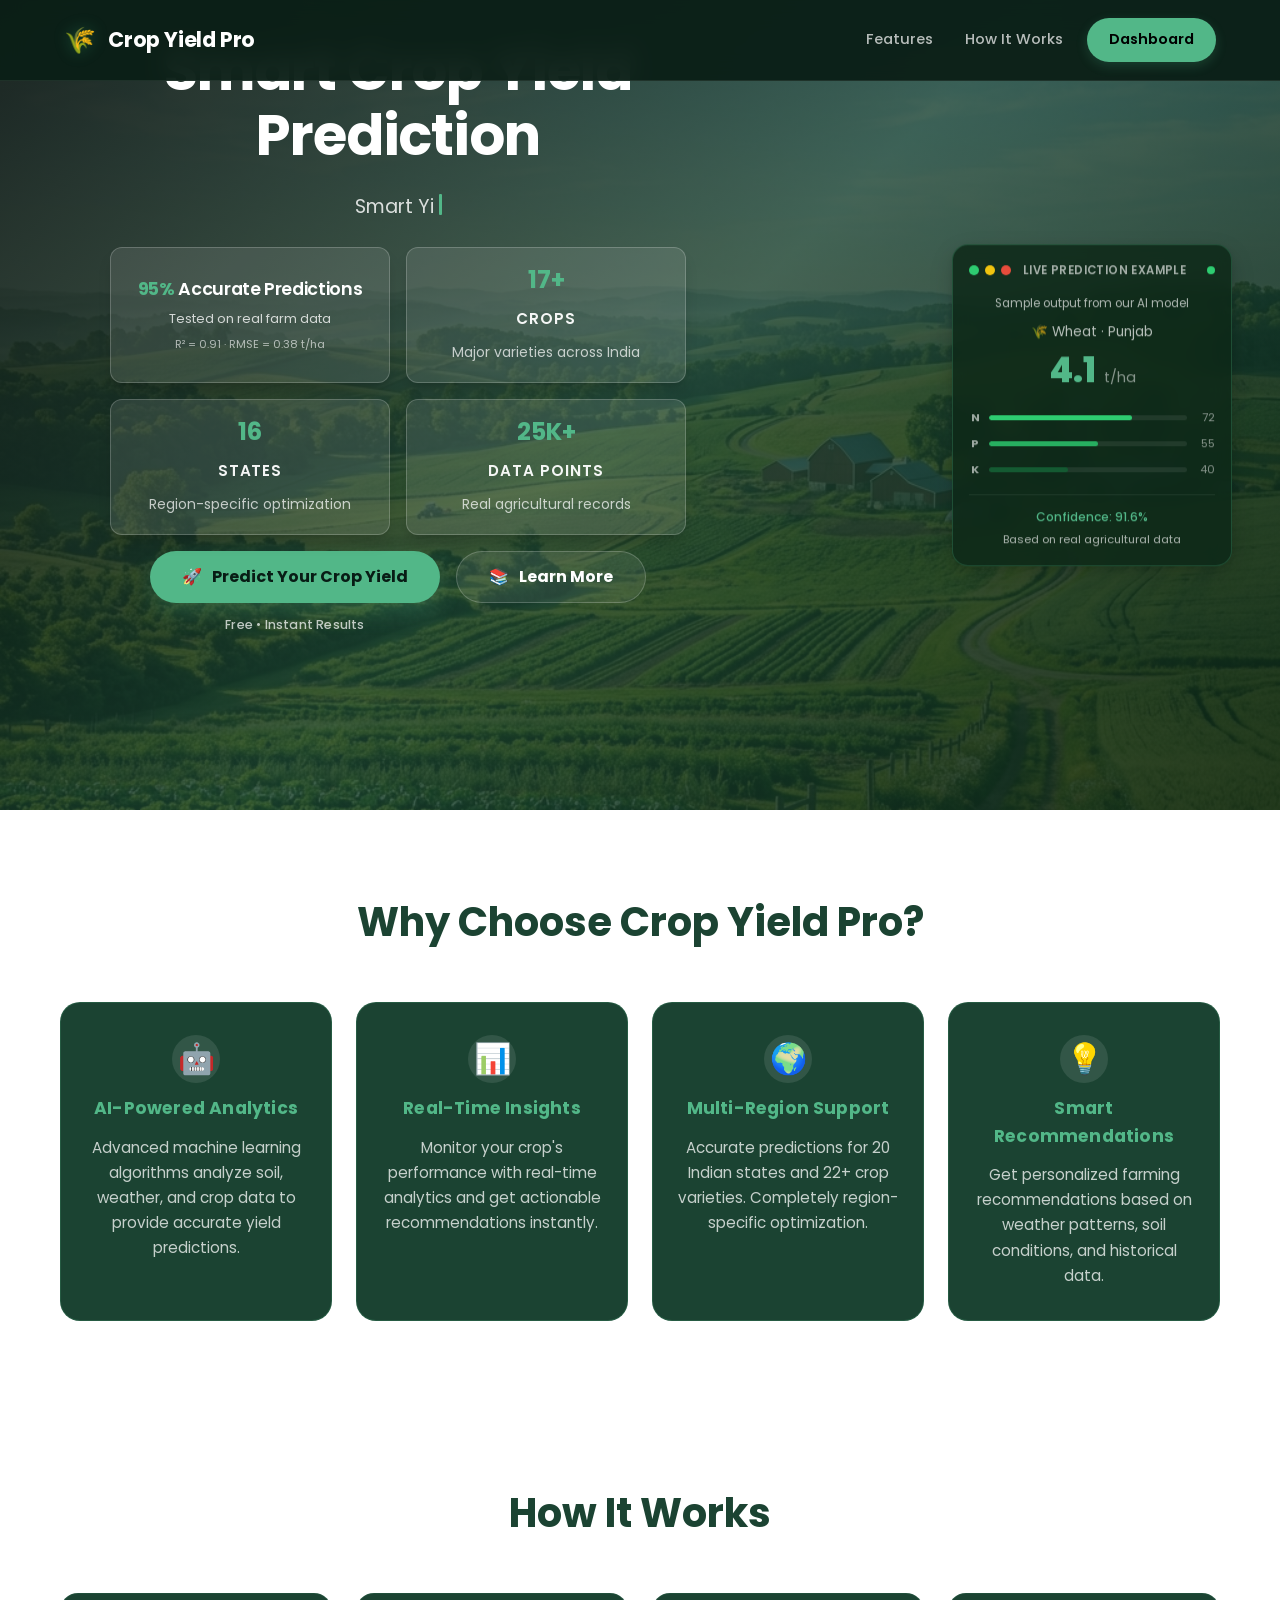
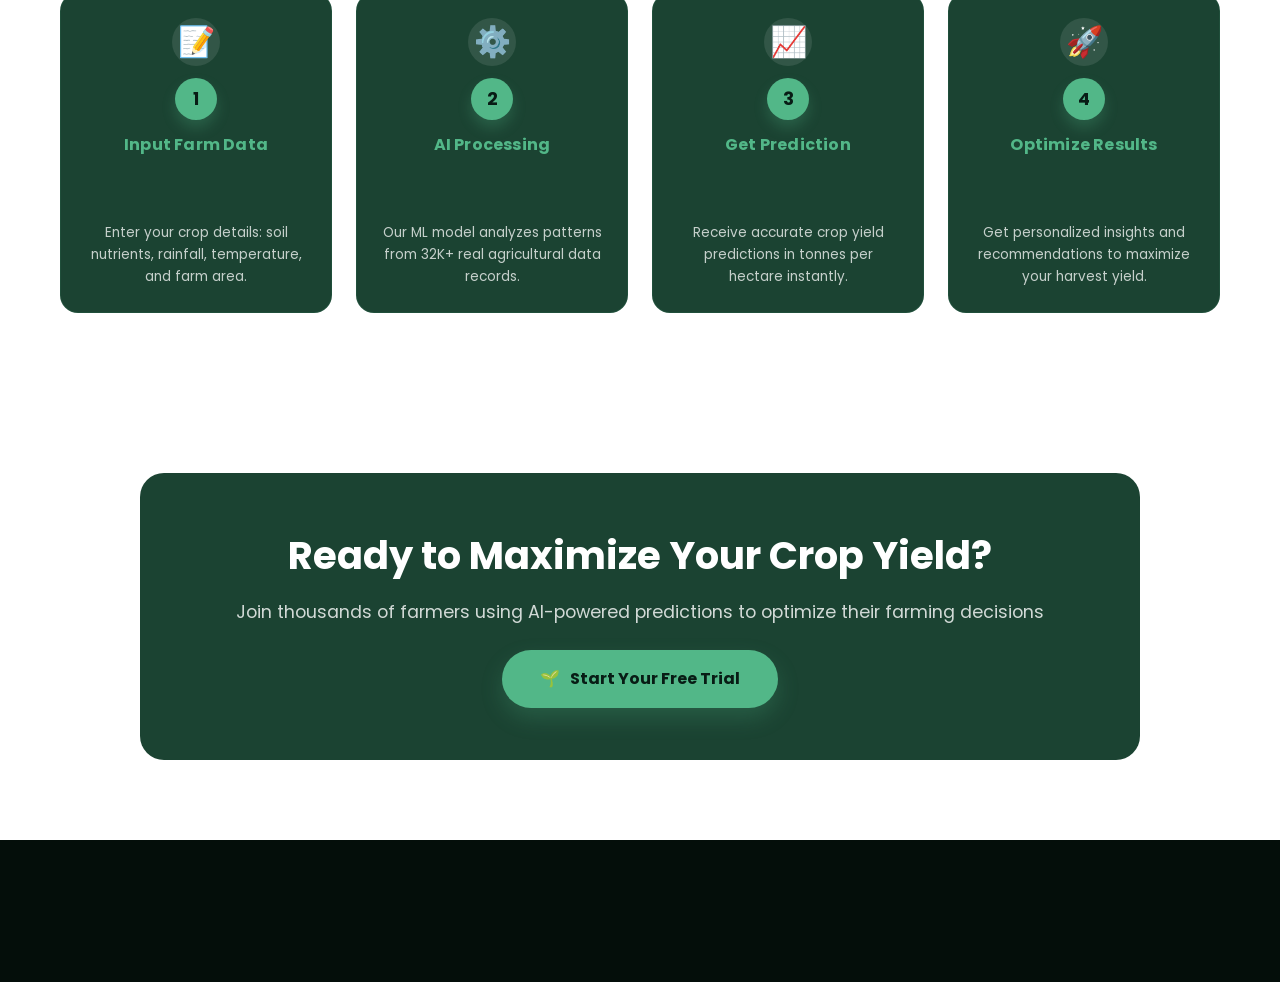
<file: frontend/index.html>
<!DOCTYPE html>
<html lang="en">
<head>
    <meta charset="UTF-8">
    <meta name="viewport" content="width=device-width, initial-scale=1.0">
    <title>Smart Crop Yield Prediction System</title>
    <link href="https://fonts.googleapis.com/css2?family=Poppins:wght@300;400;500;600;700;800&display=swap" rel="stylesheet">
    <link rel="stylesheet" href="style.css?v=14.0">
</head>
<body>
    <!-- NAVBAR -->
    <nav class="navbar">
        <div class="nav-container">
            <div class="nav-left">
                <span class="logo-icon">🌾</span>
                <span class="brand">Crop Yield Pro</span>
            </div>

            <div class="nav-right">
                <div class="profile" id="userGreeting" style="display: none;">
                    <span class="avatar" id="userAvatar">A</span>
                    <span id="userName">aditya</span>
                </div>

                <div class="nav-links">
                    <a href="index.html#features">Features</a>
                    <a href="index.html#how-it-works">How It Works</a>
                </div>

                <a href="modern-login.html" class="btn-dashboard" id="auth-btn">Login</a>
                <a href="#" class="btn-logout" id="logout-btn" style="display: none;" onclick="logout()">Logout</a>
            </div>
        </div>
    </nav>

    <main class="site-main">
    <!-- HERO SECTION -->
    <section class="hero">
        <div class="hero-overlay animated-gradient"></div>
        <div class="hero-shell">
        <div class="hero-content fade-in-hero">
            <div class="hero-content-inner">
            <h1 class="hero-title">Smart Crop Yield Prediction</h1>
            <p class="hero-subtitle hero-subtitle--typing">
                <span id="typingText"></span><span id="typingCursor" class="typing-cursor" aria-hidden="true"></span>
            </p>
            
            <div class="hero-stats">
                <div class="stat-cell">
                <div class="stat stat-tooltip-wrap stat--performance" title="Technical metrics">
                    <div class="stat-inner">
                    <h3 class="stat-performance-heading" id="modelMetricHeading"><span class="stat-performance-pct">95%</span> Accurate Predictions</h3>
                    <p class="stat-performance-sub" id="modelMetricSubtext">Tested on real farm data</p>
                    <p class="stat-performance-tech" id="modelMetricTech">R² = 0.91 · RMSE = 0.38 t/ha</p>
                    </div>
                    <div class="stat-tooltip" id="modelMetricTooltip">R² = 0.91 · RMSE = 0.38 t/ha</div>
                </div>
                </div>
                <div class="stat-cell">
                <div class="stat stat-tooltip-wrap" title="Covers 22 major crop varieties across India">
                    <div class="stat-inner">
                    <div class="stat-number" data-count="22" data-suffix="+">0</div>
                    <div class="stat-label">Crops</div>
                    <div class="stat-subtext">Major varieties across India</div>
                    </div>
                    <div class="stat-tooltip">Covers 22 major crop varieties across India</div>
                </div>
                </div>
                <div class="stat-cell">
                <div class="stat stat-tooltip-wrap" title="Trained on data from 20 Indian states">
                    <div class="stat-inner">
                    <div class="stat-number" data-count="20" data-suffix="">0</div>
                    <div class="stat-label">States</div>
                    <div class="stat-subtext">Region-specific optimization</div>
                    </div>
                    <div class="stat-tooltip">Trained on data from 20 Indian states</div>
                </div>
                </div>
                <div class="stat-cell">
                <div class="stat stat-tooltip-wrap" title="Dataset contains 32,000+ real agricultural data records">
                    <div class="stat-inner">
                    <div class="stat-number" data-count="32" data-suffix="K+">0</div>
                    <div class="stat-label">Data Points</div>
                    <div class="stat-subtext">Real agricultural records</div>
                    </div>
                    <div class="stat-tooltip">Dataset contains 32,000+ real agricultural records</div>
                </div>
                </div>
            </div>

            <div class="hero-buttons">
                <div class="hero-buttons-row">
                    <div style="display: flex; flex-direction: column; align-items: center;">
                        <a href="modern-login.html" class="btn btn-primary btn-large">
                            <span class="btn-icon">🚀</span>
                            <span>Predict Your Crop Yield</span>
                        </a>
                        <p class="hero-cta-subtext" style="margin-top: 12px; margin-bottom: 0;">Free • Instant Results</p>
                    </div>
                    <a href="#how-it-works" class="btn btn-secondary btn-large" style="align-self: flex-start;">
                        <span class="btn-icon">📚</span>
                        <span>Learn More</span>
                    </a>
                </div>
            </div>
            </div>
        </div>
        </div>

        <!-- Floating Dashboard Preview Card -->
        <div class="hero-preview-card">
            <div class="preview-header">
                <span class="preview-dot green"></span>
                <span class="preview-dot yellow"></span>
                <span class="preview-dot red"></span>
                <span class="preview-title">Live Prediction Example</span>
                <span class="preview-live-dot" aria-hidden="true"></span>
            </div>
            <p class="preview-subtitle">Sample output from our AI model</p>
            <div class="preview-crop-label">🌾 Wheat · Punjab</div>
            <div class="preview-yield">
                <span class="preview-yield-value" id="previewYieldValue">3.8</span>
                <span class="preview-yield-unit">t/ha</span>
            </div>
            <div class="preview-nutrients">
                <div class="preview-nutrient">
                    <span class="pn-label">N</span>
                    <div class="pn-bar"><div class="pn-fill" style="width: 72%; background: #2ecc71;"></div></div>
                    <span class="pn-val">72</span>
                </div>
                <div class="preview-nutrient">
                    <span class="pn-label">P</span>
                    <div class="pn-bar"><div class="pn-fill" style="width: 55%; background: #27ae60;"></div></div>
                    <span class="pn-val">55</span>
                </div>
                <div class="preview-nutrient">
                    <span class="pn-label">K</span>
                    <div class="pn-bar"><div class="pn-fill" style="width: 40%; background: #145a32;"></div></div>
                    <span class="pn-val">40</span>
                </div>
            </div>
            <div class="preview-footer">
                <span class="preview-confidence">Confidence: 91.6%</span>
                <span class="preview-info">Based on real agricultural data</span>
            </div>
        </div>
    </section>

    <!-- FEATURES SECTION -->
    <section class="features" id="features">
        <div class="container">
            <h2 class="section-title">Why Choose Crop Yield Pro?</h2>
            <div class="features-grid">
                <div class="feature-card">
                    <div class="card-icon-wrap">
                        <span class="card-icon">🤖</span>
                    </div>
                    <h3 class="text-lg font-semibold text-white">AI-Powered Analytics</h3>
                    <p class="text-sm text-white/80 mt-1 leading-relaxed">Advanced machine learning algorithms analyze soil, weather, and crop data to provide accurate yield predictions.</p>
                </div>

                <div class="feature-card">
                    <div class="card-icon-wrap">
                        <span class="card-icon">📊</span>
                    </div>
                    <h3 class="text-lg font-semibold text-white">Real-Time Insights</h3>
                    <p class="text-sm text-white/80 mt-1 leading-relaxed">Monitor your crop's performance with real-time analytics and get actionable recommendations instantly.</p>
                </div>

                <div class="feature-card">
                    <div class="card-icon-wrap">
                        <span class="card-icon">🌍</span>
                    </div>
                    <h3 class="text-lg font-semibold text-white">Multi-Region Support</h3>
                    <p class="text-sm text-white/80 mt-1 leading-relaxed">Accurate predictions for 20 Indian states and 22+ crop varieties. Completely region-specific optimization.</p>
                </div>

                <div class="feature-card">
                    <div class="card-icon-wrap">
                        <span class="card-icon">💡</span>
                    </div>
                    <h3 class="text-lg font-semibold text-white">Smart Recommendations</h3>
                    <p class="text-sm text-white/80 mt-1 leading-relaxed">Get personalized farming recommendations based on weather patterns, soil conditions, and historical data.</p>
                </div>
            </div>
        </div>
    </section>

    <!-- HOW IT WORKS SECTION -->
    <section class="how-it-works" id="how-it-works">
        <div class="container">
            <h2 class="section-title">How It Works</h2>
            <div class="steps-flow">
                <div class="step step-fade-in">
                    <div class="card-icon-wrap">
                        <span class="card-icon">📝</span>
                    </div>
                    <div class="step-number">1</div>
                    <h3 class="text-lg font-semibold text-white">Input Farm Data</h3>
                    <p class="text-sm text-white/80 mt-1 leading-relaxed">Enter your crop details: soil nutrients, rainfall, temperature, and farm area.</p>
                </div>

                <div class="step-connector"><span class="connector-arrow">→</span></div>

                <div class="step step-slide-in">
                    <div class="card-icon-wrap">
                        <span class="card-icon">⚙️</span>
                    </div>
                    <div class="step-number">2</div>
                    <h3 class="text-lg font-semibold text-white">AI Processing</h3>
                    <p class="text-sm text-white/80 mt-1 leading-relaxed">Our ML model analyzes patterns from 32K+ real agricultural data records.</p>
                </div>

                <div class="step-connector"><span class="connector-arrow">→</span></div>

                <div class="step step-pop-in">
                    <div class="card-icon-wrap">
                        <span class="card-icon">📈</span>
                    </div>
                    <div class="step-number">3</div>
                    <h3 class="text-lg font-semibold text-white">Get Prediction</h3>
                    <p class="text-sm text-white/80 mt-1 leading-relaxed">Receive accurate crop yield predictions in tonnes per hectare instantly.</p>
                </div>

                <div class="step-connector"><span class="connector-arrow">→</span></div>

                <div class="step step-glow">
                    <div class="card-icon-wrap">
                        <span class="card-icon">🚀</span>
                    </div>
                    <div class="step-number">4</div>
                    <h3 class="text-lg font-semibold text-white">Optimize Results</h3>
                    <p class="text-sm text-white/80 mt-1 leading-relaxed">Get personalized insights and recommendations to maximize your harvest yield.</p>
                </div>
            </div>
        </div>
    </section>

    <!-- CTA SECTION -->
    <section class="cta">
        <div class="container">
            <div class="cta-content">
                <h2>Ready to Maximize Your Crop Yield?</h2>
                <p>Join thousands of farmers using AI-powered predictions to optimize their farming decisions</p>
                <a href="modern-login.html" class="btn btn-primary btn-large">
                    <span class="btn-icon">🌱</span>
                    <span>Start Your Free Trial</span>
                </a>
            </div>
        </div>
    </section>

    <!-- FOOTER -->
    <footer class="footer">
        <div class="container">
            <p>&copy; 2026 Crop Yield Pro. All rights reserved. | Powered by AI | Built for Farmers</p>
        </div>
    </footer>
    </main>

    <script src="script.js?v=3.2"></script>
</body>
</html>
</file>
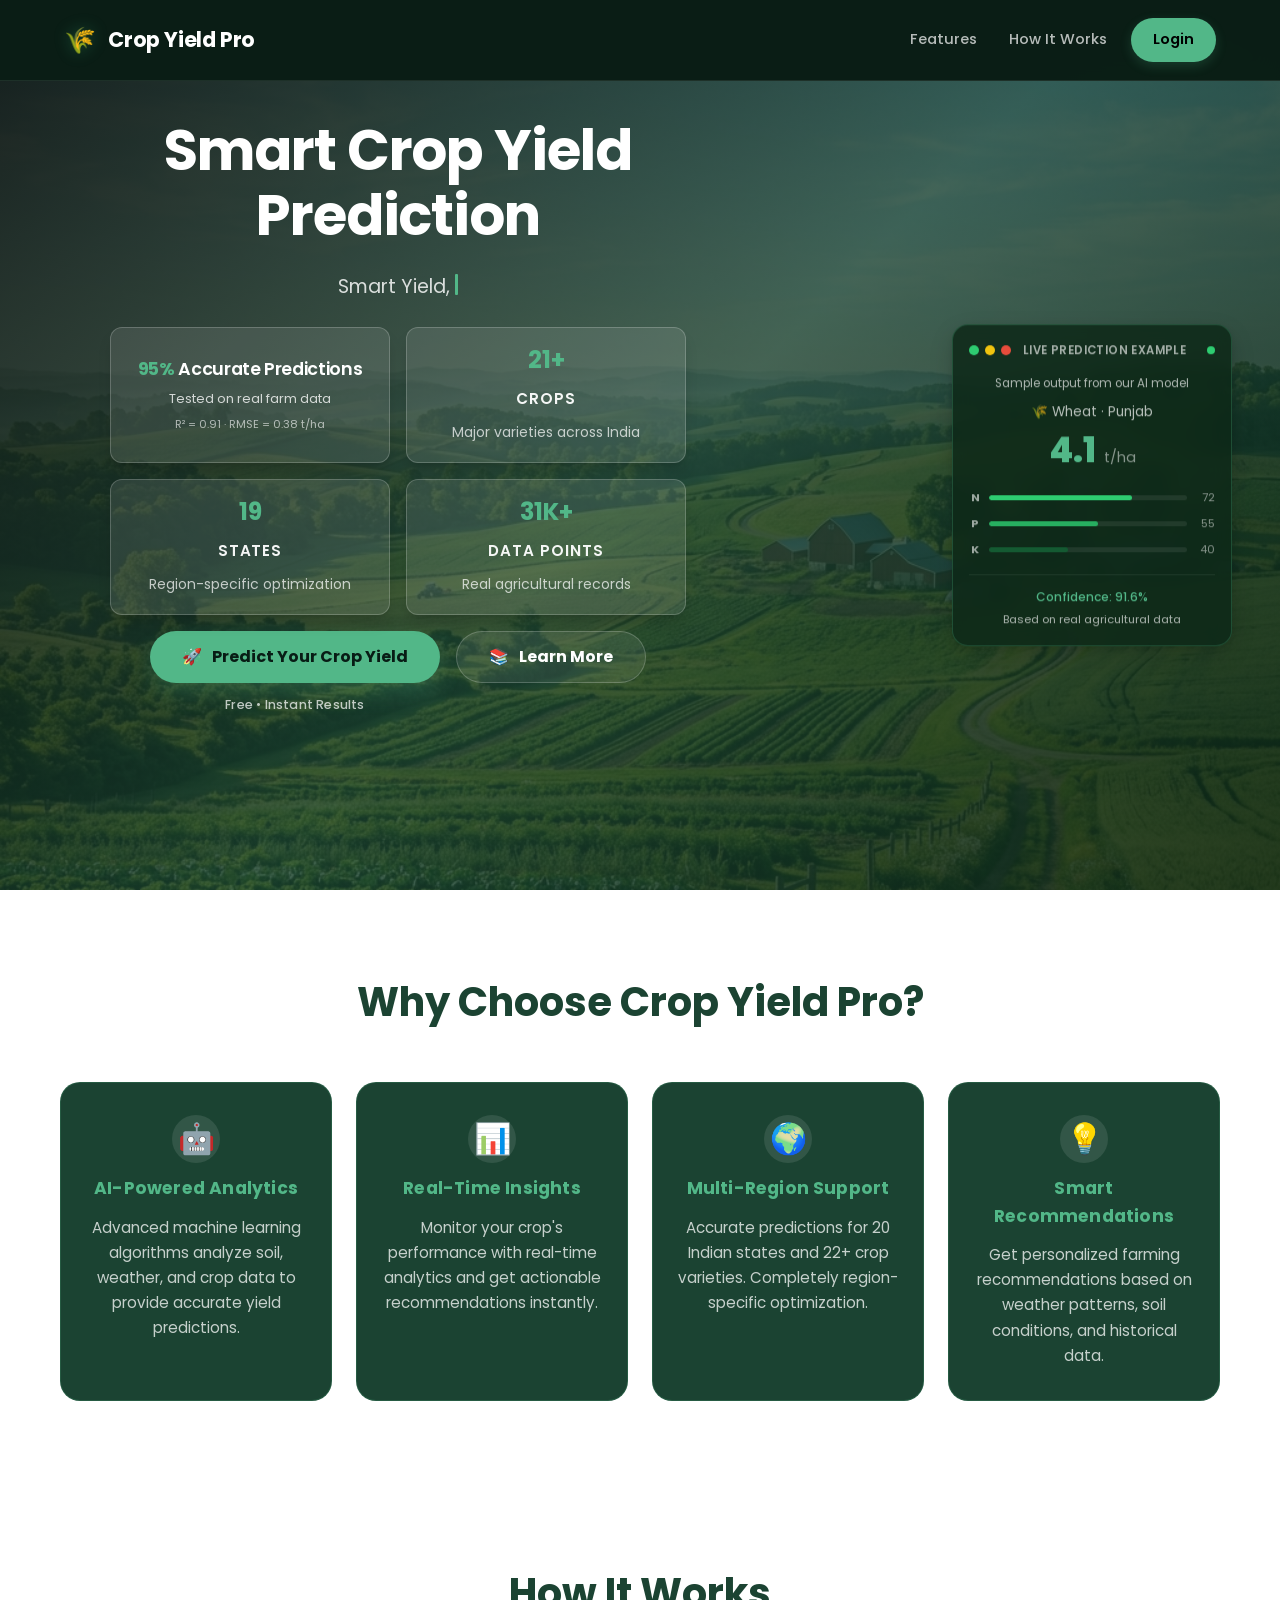
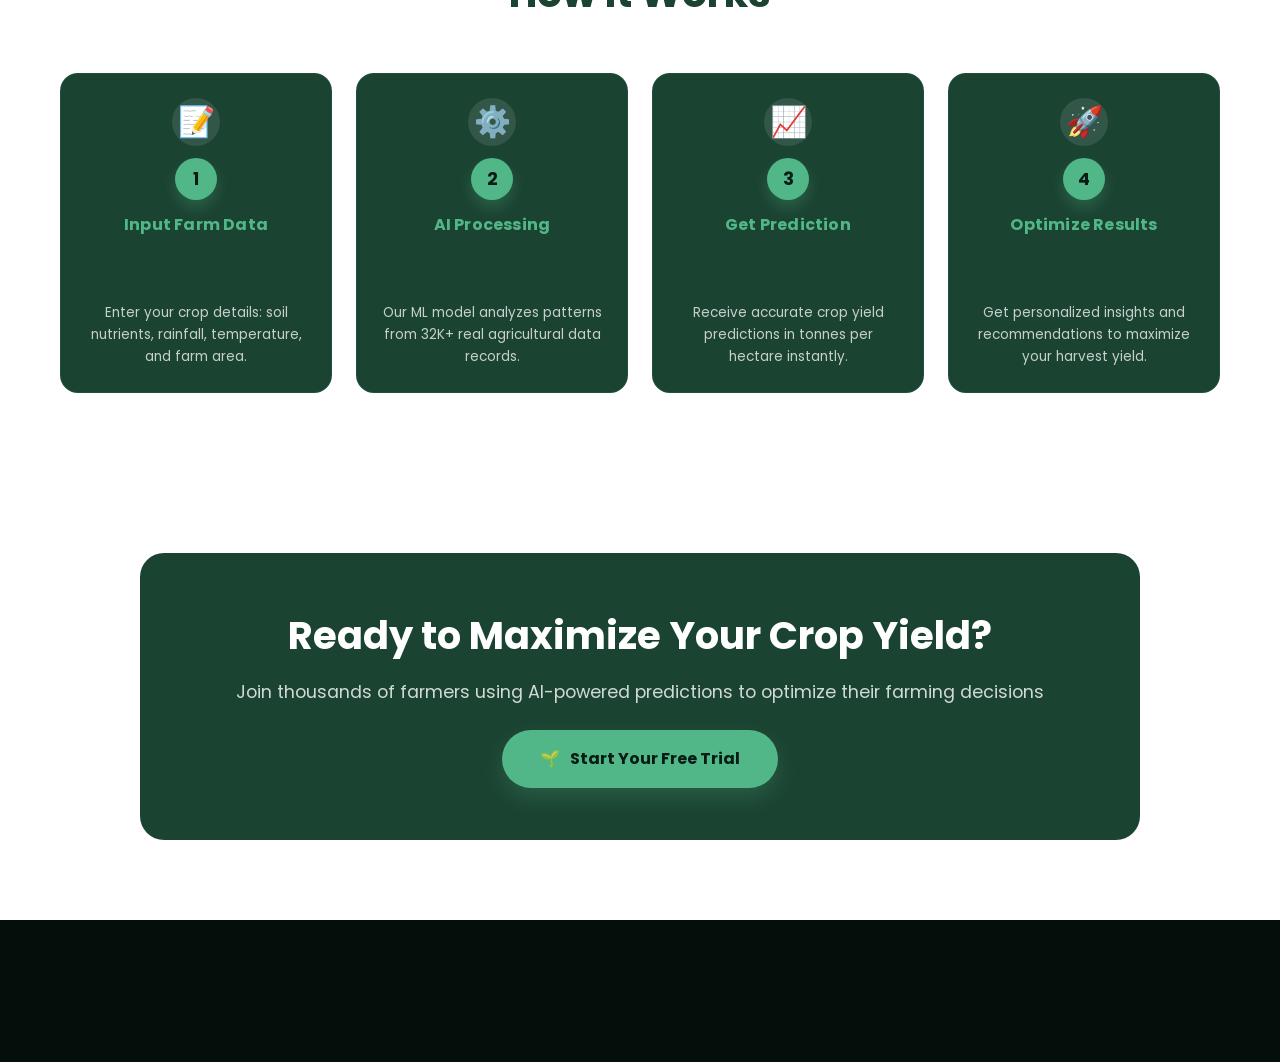
<file: frontend/pages/index.html>
<!DOCTYPE html>
<html lang="en">
<head>
    <meta charset="UTF-8">
    <meta name="viewport" content="width=device-width, initial-scale=1.0">
    <title>Smart Crop Yield Prediction System</title>
    <link href="https://fonts.googleapis.com/css2?family=Poppins:wght@300;400;500;600;700;800&display=swap" rel="stylesheet">
    <link rel="stylesheet" href="../assets/css/main.css?v=2">
    <!-- Production: replace the empty string with your Render URL -->
    <script>window.APP_CONFIG = { apiUrl: 'https://crop-yield-api-8kx2.onrender.com' };</script>
</head>
<body>
    <!-- NAVBAR -->
    <nav class="navbar">
        <div class="nav-container">
            <div class="nav-left">
                <span class="logo-icon">🌾</span>
                <span class="brand">Crop Yield Pro</span>
            </div>

            <div class="nav-right">
                <div class="profile" id="userGreeting" style="display: none;">
                    <span class="avatar" id="userAvatar">A</span>
                    <span id="userName">aditya</span>
                </div>

                <div class="nav-links">
                    <a href="index.html#features">Features</a>
                    <a href="index.html#how-it-works">How It Works</a>
                </div>

                <a href="login.html" class="btn-dashboard" id="auth-btn">Login</a>
                <a href="#" class="btn-logout" id="logout-btn" style="display: none;" onclick="logout()">Logout</a>
            </div>
        </div>
    </nav>

    <main class="site-main">
    <!-- HERO SECTION -->
    <section class="hero">
        <div class="hero-overlay animated-gradient"></div>
        <div class="hero-shell">
        <div class="hero-content fade-in-hero">
            <div class="hero-content-inner">
            <h1 class="hero-title">Smart Crop Yield Prediction</h1>
            <p class="hero-subtitle hero-subtitle--typing">
                <span id="typingText"></span><span id="typingCursor" class="typing-cursor" aria-hidden="true"></span>
            </p>
            
            <div class="hero-stats">
                <div class="stat-cell">
                <div class="stat stat-tooltip-wrap stat--performance" title="Technical metrics">
                    <div class="stat-inner">
                    <h3 class="stat-performance-heading" id="modelMetricHeading"><span class="stat-performance-pct">95%</span> Accurate Predictions</h3>
                    <p class="stat-performance-sub" id="modelMetricSubtext">Tested on real farm data</p>
                    <p class="stat-performance-tech" id="modelMetricTech">R² = 0.91 · RMSE = 0.38 t/ha</p>
                    </div>
                    <div class="stat-tooltip" id="modelMetricTooltip">R² = 0.91 · RMSE = 0.38 t/ha</div>
                </div>
                </div>
                <div class="stat-cell">
                <div class="stat stat-tooltip-wrap" title="Covers 22 major crop varieties across India">
                    <div class="stat-inner">
                    <div class="stat-number" data-count="22" data-suffix="+">0</div>
                    <div class="stat-label">Crops</div>
                    <div class="stat-subtext">Major varieties across India</div>
                    </div>
                    <div class="stat-tooltip">Covers 22 major crop varieties across India</div>
                </div>
                </div>
                <div class="stat-cell">
                <div class="stat stat-tooltip-wrap" title="Trained on data from 20 Indian states">
                    <div class="stat-inner">
                    <div class="stat-number" data-count="20" data-suffix="">0</div>
                    <div class="stat-label">States</div>
                    <div class="stat-subtext">Region-specific optimization</div>
                    </div>
                    <div class="stat-tooltip">Trained on data from 20 Indian states</div>
                </div>
                </div>
                <div class="stat-cell">
                <div class="stat stat-tooltip-wrap" title="Dataset contains 32,000+ real agricultural data records">
                    <div class="stat-inner">
                    <div class="stat-number" data-count="32" data-suffix="K+">0</div>
                    <div class="stat-label">Data Points</div>
                    <div class="stat-subtext">Real agricultural records</div>
                    </div>
                    <div class="stat-tooltip">Dataset contains 32,000+ real agricultural records</div>
                </div>
                </div>
            </div>

            <div class="hero-buttons">
                <div class="hero-buttons-row">
                    <div style="display: flex; flex-direction: column; align-items: center;">
                        <a href="login.html" class="btn btn-primary btn-large">
                            <span class="btn-icon">🚀</span>
                            <span>Predict Your Crop Yield</span>
                        </a>
                        <p class="hero-cta-subtext" style="margin-top: 12px; margin-bottom: 0;">Free • Instant Results</p>
                    </div>
                    <a href="#how-it-works" class="btn btn-secondary btn-large" style="align-self: flex-start;">
                        <span class="btn-icon">📚</span>
                        <span>Learn More</span>
                    </a>
                </div>
            </div>
            </div>
        </div>
        </div>

        <!-- Floating Dashboard Preview Card -->
        <div class="hero-preview-card">
            <div class="preview-header">
                <span class="preview-dot green"></span>
                <span class="preview-dot yellow"></span>
                <span class="preview-dot red"></span>
                <span class="preview-title">Live Prediction Example</span>
                <span class="preview-live-dot" aria-hidden="true"></span>
            </div>
            <p class="preview-subtitle">Sample output from our AI model</p>
            <div class="preview-crop-label">🌾 Wheat · Punjab</div>
            <div class="preview-yield">
                <span class="preview-yield-value" id="previewYieldValue">3.8</span>
                <span class="preview-yield-unit">t/ha</span>
            </div>
            <div class="preview-nutrients">
                <div class="preview-nutrient">
                    <span class="pn-label">N</span>
                    <div class="pn-bar"><div class="pn-fill" style="width: 72%; background: #2ecc71;"></div></div>
                    <span class="pn-val">72</span>
                </div>
                <div class="preview-nutrient">
                    <span class="pn-label">P</span>
                    <div class="pn-bar"><div class="pn-fill" style="width: 55%; background: #27ae60;"></div></div>
                    <span class="pn-val">55</span>
                </div>
                <div class="preview-nutrient">
                    <span class="pn-label">K</span>
                    <div class="pn-bar"><div class="pn-fill" style="width: 40%; background: #145a32;"></div></div>
                    <span class="pn-val">40</span>
                </div>
            </div>
            <div class="preview-footer">
                <span class="preview-confidence">Confidence: 91.6%</span>
                <span class="preview-info">Based on real agricultural data</span>
            </div>
        </div>
    </section>

    <!-- FEATURES SECTION -->
    <section class="features" id="features">
        <div class="container">
            <h2 class="section-title">Why Choose Crop Yield Pro?</h2>
            <div class="features-grid">
                <div class="feature-card">
                    <div class="card-icon-wrap">
                        <span class="card-icon">🤖</span>
                    </div>
                    <h3 class="text-lg font-semibold text-white">AI-Powered Analytics</h3>
                    <p class="text-sm text-white/80 mt-1 leading-relaxed">Advanced machine learning algorithms analyze soil, weather, and crop data to provide accurate yield predictions.</p>
                </div>

                <div class="feature-card">
                    <div class="card-icon-wrap">
                        <span class="card-icon">📊</span>
                    </div>
                    <h3 class="text-lg font-semibold text-white">Real-Time Insights</h3>
                    <p class="text-sm text-white/80 mt-1 leading-relaxed">Monitor your crop's performance with real-time analytics and get actionable recommendations instantly.</p>
                </div>

                <div class="feature-card">
                    <div class="card-icon-wrap">
                        <span class="card-icon">🌍</span>
                    </div>
                    <h3 class="text-lg font-semibold text-white">Multi-Region Support</h3>
                    <p class="text-sm text-white/80 mt-1 leading-relaxed">Accurate predictions for 20 Indian states and 22+ crop varieties. Completely region-specific optimization.</p>
                </div>

                <div class="feature-card">
                    <div class="card-icon-wrap">
                        <span class="card-icon">💡</span>
                    </div>
                    <h3 class="text-lg font-semibold text-white">Smart Recommendations</h3>
                    <p class="text-sm text-white/80 mt-1 leading-relaxed">Get personalized farming recommendations based on weather patterns, soil conditions, and historical data.</p>
                </div>
            </div>
        </div>
    </section>

    <!-- HOW IT WORKS SECTION -->
    <section class="how-it-works" id="how-it-works">
        <div class="container">
            <h2 class="section-title">How It Works</h2>
            <div class="steps-flow">
                <div class="step step-fade-in">
                    <div class="card-icon-wrap">
                        <span class="card-icon">📝</span>
                    </div>
                    <div class="step-number">1</div>
                    <h3 class="text-lg font-semibold text-white">Input Farm Data</h3>
                    <p class="text-sm text-white/80 mt-1 leading-relaxed">Enter your crop details: soil nutrients, rainfall, temperature, and farm area.</p>
                </div>

                <div class="step-connector"><span class="connector-arrow">→</span></div>

                <div class="step step-slide-in">
                    <div class="card-icon-wrap">
                        <span class="card-icon">⚙️</span>
                    </div>
                    <div class="step-number">2</div>
                    <h3 class="text-lg font-semibold text-white">AI Processing</h3>
                    <p class="text-sm text-white/80 mt-1 leading-relaxed">Our ML model analyzes patterns from 32K+ real agricultural data records.</p>
                </div>

                <div class="step-connector"><span class="connector-arrow">→</span></div>

                <div class="step step-pop-in">
                    <div class="card-icon-wrap">
                        <span class="card-icon">📈</span>
                    </div>
                    <div class="step-number">3</div>
                    <h3 class="text-lg font-semibold text-white">Get Prediction</h3>
                    <p class="text-sm text-white/80 mt-1 leading-relaxed">Receive accurate crop yield predictions in tonnes per hectare instantly.</p>
                </div>

                <div class="step-connector"><span class="connector-arrow">→</span></div>

                <div class="step step-glow">
                    <div class="card-icon-wrap">
                        <span class="card-icon">🚀</span>
                    </div>
                    <div class="step-number">4</div>
                    <h3 class="text-lg font-semibold text-white">Optimize Results</h3>
                    <p class="text-sm text-white/80 mt-1 leading-relaxed">Get personalized insights and recommendations to maximize your harvest yield.</p>
                </div>
            </div>
        </div>
    </section>

    <!-- CTA SECTION -->
    <section class="cta">
        <div class="container">
            <div class="cta-content">
                <h2>Ready to Maximize Your Crop Yield?</h2>
                <p>Join thousands of farmers using AI-powered predictions to optimize their farming decisions</p>
                <a href="login.html" class="btn btn-primary btn-large">
                    <span class="btn-icon">🌱</span>
                    <span>Start Your Free Trial</span>
                </a>
            </div>
        </div>
    </section>

    <!-- FOOTER -->
    <footer class="footer">
        <div class="container">
            <p>&copy; 2026 Crop Yield Pro. All rights reserved. | Powered by AI | Built for Farmers</p>
        </div>
    </footer>
    </main>

    <script src="../assets/js/main.js?v=2"></script>
</body>
</html>
</file>
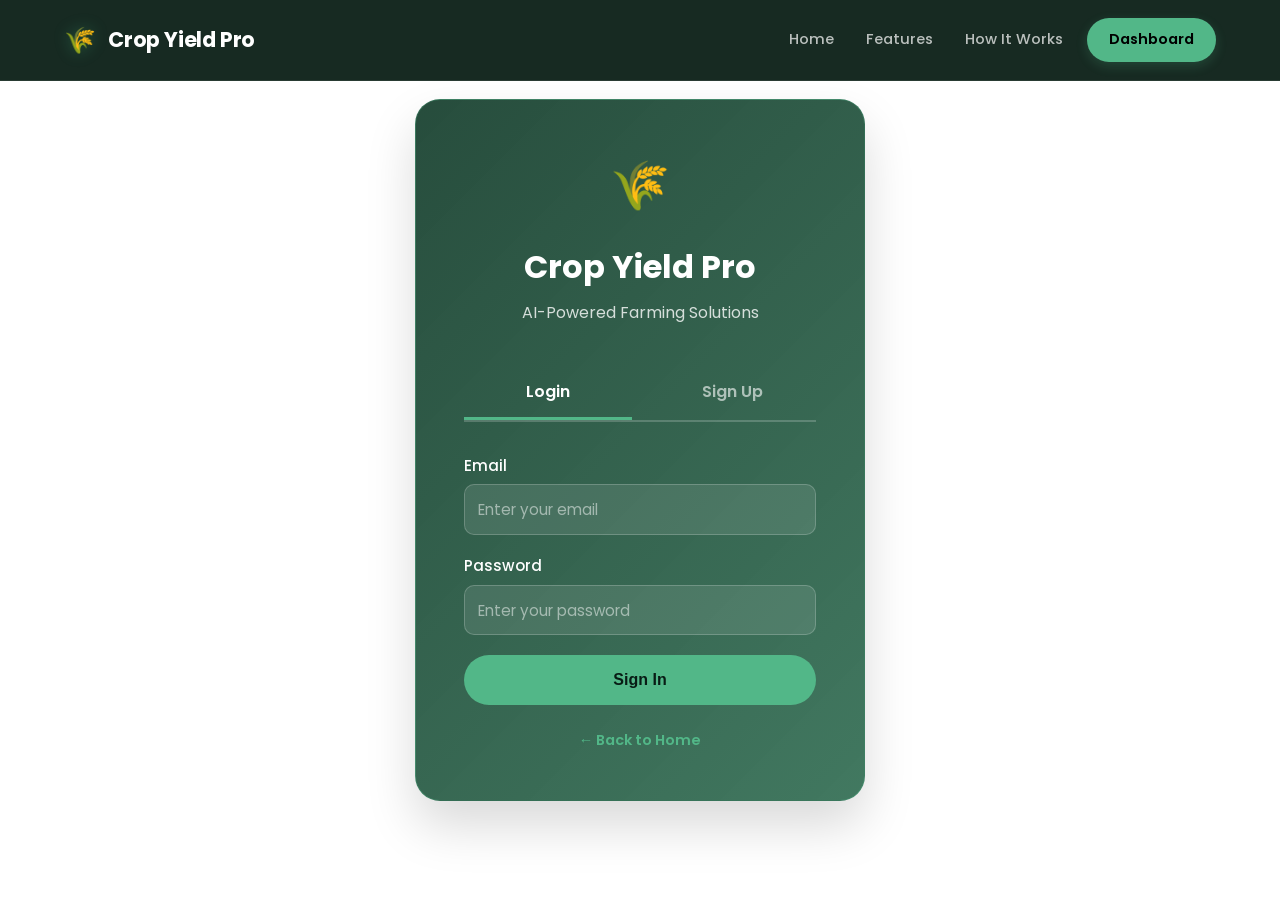
<file: frontend/modern-login.html>
<!DOCTYPE html>
<html lang="en">
<head>
    <meta charset="UTF-8">
    <meta name="viewport" content="width=device-width, initial-scale=1.0">
    <title>Login | Crop Yield Pro</title>
    <link href="https://fonts.googleapis.com/css2?family=Poppins:wght@300;400;500;600;700&display=swap" rel="stylesheet">
    <link rel="stylesheet" href="style.css?v=13.0">
    <style>
        .login-container {
            min-height: 100vh;
            display: flex;
            align-items: center;
            justify-content: center;
            padding: 20px;
            background: #ffffff;
        }

        .login-box {
            background: linear-gradient(135deg, rgba(27, 67, 50, 0.95), rgba(45, 106, 79, 0.9));
            backdrop-filter: blur(20px);
            border: 1px solid rgba(82, 183, 136, 0.3);
            border-radius: 25px;
            padding: 3rem;
            max-width: 450px;
            width: 100%;
            box-shadow: 0 25px 50px rgba(0, 0, 0, 0.15);
            animation: slideUp 0.5s ease-out;
            color: #ffffff; /* White text for contrast on dark green box */
        }

        @keyframes slideUp {
            from {
                opacity: 0;
                transform: translateY(40px);
            }
            to {
                opacity: 1;
                transform: translateY(0);
            }
        }

        .login-header {
            text-align: center;
            margin-bottom: 2.5rem;
        }

        .login-header .logo {
            justify-content: center;
            margin-bottom: 1.5rem;
        }

        .login-header h1 {
            font-size: 2rem;
            color: #ffffff;
            margin-bottom: 0.5rem;
        }

        .login-header p {
            color: rgba(255, 255, 255, 0.8);
        }

        .auth-tabs {
            display: flex;
            gap: 1rem;
            margin-bottom: 2rem;
            border-bottom: 2px solid rgba(255, 255, 255, 0.2);
        }

        .tab-btn {
            flex: 1;
            padding: 0.8rem 0;
            background: none;
            border: none;
            color: rgba(255, 255, 255, 0.6);
            font-weight: 600;
            cursor: pointer;
            transition: var(--transition);
            border-bottom: 3px solid transparent;
            font-size: 1rem;
            font-family: inherit;
        }

        .tab-btn.active {
            color: #ffffff;
            border-bottom-color: #52B788;
        }

        .form-section {
            display: none;
        }

        .form-section.active {
            display: block;
            animation: fadeInUp 0.3s ease-out;
        }

        .form-group {
            margin-bottom: 1.2rem;
        }

        .login-box .form-group label {
            display: block;
            margin-bottom: 0.4rem;
            font-weight: 500;
            color: #ffffff;
            font-size: 0.95rem;
        }

        .login-box .form-group input {
            width: 100%;
            padding: 0.8rem;
            border: 1px solid rgba(255, 255, 255, 0.2) !important;
            border-radius: 10px;
            font-size: 0.95rem;
            font-family: inherit;
            transition: var(--transition);
            background: rgba(255, 255, 255, 0.1) !important;
            color: #ffffff !important;
        }

        .login-box .form-group input::placeholder {
            color: rgba(255, 255, 255, 0.5) !important;
        }

        .login-box .form-group input:focus {
            outline: none;
            border-color: #52B788 !important;
            background: rgba(255, 255, 255, 0.15) !important;
            color: #ffffff !important;
            box-shadow: 0 0 0 3px rgba(82, 183, 136, 0.25) !important;
        }

        .login-btn {
            width: 100%;
            padding: 1rem;
            background: var(--accent-green);
            color: var(--dark);
            border: none;
            border-radius: 50px;
            font-size: 1rem;
            font-weight: 700;
            cursor: pointer;
            transition: var(--transition);
            display: flex;
            align-items: center;
            justify-content: center;
            gap: 0.5rem;
        }

        .login-btn:hover {
            background: var(--light-green);
            transform: translateY(-2px);
        }

        .login-btn:active {
            transform: translateY(0);
        }

        .alert {
            padding: 1rem;
            border-radius: 10px;
            margin-bottom: 1.5rem;
            display: none;
            font-size: 0.95rem;
            animation: slideDown 0.3s ease-out;
        }

        .alert.show {
            display: block;
        }

        .alert-success {
            background: rgba(82, 183, 136, 0.2);
            color: #1B5E20;
            border-left: 4px solid var(--accent-green);
        }

        .alert-error {
            background: rgba(244, 67, 54, 0.2);
            color: #B71C1C;
            border-left: 4px solid #F44336;
        }

        .back-link {
            text-align: center;
            margin-top: 1.5rem;
            font-size: 0.9rem;
        }

        .back-link a {
            color: var(--accent-green);
            text-decoration: none;
            font-weight: 600;
            transition: var(--transition);
        }

        body {
            background: #ffffff;
            color: #333;
        }

        .back-link a:hover {
            color: var(--primary-green);
        }

        .performance-card {
            font-size: 12px;
            opacity: 0.7;
            margin-top: 6px;
        }

        .performance-card:hover::after {
            content: attr(title);
            position: absolute;
            background: rgba(0, 0, 0, 0.8);
            color: #fff;
            padding: 5px;
            border-radius: 5px;
            font-size: 10px;
        }

        .stat-card-title {
            font-weight: 600;
            font-size: 18px;
        }

        .stat-card-description {
            color: rgba(255, 255, 255, 0.85);
            font-size: 14px;
            margin-top: 6px;
            line-height: 1.4;
        }

        .glass-card {
            background: rgba(255, 255, 255, 0.08);
            border: 1px solid rgba(255, 255, 255, 0.15);
            backdrop-filter: blur(10px);
        }

        .card-content {
            text-align: left;
            padding: 20px;
        }
    </style>

    <script>
        // If already logged in, skip login page
        if (localStorage.getItem('currentUser')) {
            window.location.replace('dashboard.html');
        }
    </script>
</head>
<body>
    <!-- NAVBAR -->
    <nav class="navbar">
        <div class="nav-container">
            <div class="nav-left">
                <span class="logo-icon">🌾</span>
                <span class="brand">Crop Yield Pro</span>
            </div>

            <div class="nav-right">
                <div class="profile" id="userGreeting" style="display: none;">
                    <span class="avatar" id="userAvatar">A</span>
                    <span id="userName">aditya</span>
                </div>

                <div class="nav-links">
                    <a href="index.html">Home</a>
                    <a href="index.html#features">Features</a>
                    <a href="index.html#how-it-works">How It Works</a>
                </div>

                <a href="modern-login.html" class="btn-dashboard" id="auth-btn">Login</a>
                <a href="#" class="btn-logout" id="logout-btn" style="display: none;" onclick="logout()">Logout</a>
            </div>
        </div>
    </nav>

    <div class="login-container">
        <div class="login-box">
            <div class="login-header">
                <div class="logo" style="margin-bottom: 1rem; font-size: 3rem;">🌾</div>
                <h1>Crop Yield Pro</h1>
                <p>AI-Powered Farming Solutions</p>
            </div>

            <div class="auth-tabs">
                <button class="tab-btn active" onclick="switchTab('login')">Login</button>
                <button class="tab-btn" onclick="switchTab('signup')">Sign Up</button>
            </div>

            <!-- LOGIN FORM -->
            <div id="login" class="form-section active">
                <div id="login-alert" class="alert"></div>
                <form id="loginForm" autocomplete="off" onsubmit="handleLogin(event)">
                    <div class="form-group">
                        <label for="login-email">Email</label>
                        <input type="email" id="login-email" name="user_email" autocomplete="new-email" placeholder="Enter your email" required>
                    </div>
                    <div class="form-group">
                        <label for="login-password">Password</label>
                        <input type="password" id="login-password" name="user_password" autocomplete="new-password" placeholder="Enter your password" required>
                    </div>
                    <button type="submit" class="login-btn" id="loginBtn">
                        <span>Sign In</span>
                    </button>
                </form>
            </div>

            <!-- SIGNUP FORM -->
            <div id="signup" class="form-section">
                <div id="signup-alert" class="alert"></div>
                <form id="signupForm" onsubmit="handleSignup(event)">
                    <div class="form-group">
                        <label for="signup-name">Full Name</label>
                        <input type="text" id="signup-name" placeholder="Enter your name" required>
                    </div>
                    <div class="form-group">
                        <label for="signup-email">Email</label>
                        <input type="email" id="signup-email" placeholder="Enter your email" required>
                    </div>
                    <div class="form-group">
                        <label for="signup-password">Password</label>
                        <input type="password" id="signup-password" placeholder="Create a password" required>
                    </div>
                    <div class="form-group">
                        <label for="signup-confirm">Confirm Password</label>
                        <input type="password" id="signup-confirm" placeholder="Confirm your password" required>
                    </div>
                    <button type="submit" class="login-btn" id="signupBtn">
                        <span>Create Account</span>
                    </button>
                </form>
            </div>

            <div class="back-link">
                <a href="index.html">← Back to Home</a>
            </div>
        </div>
    </div>

    <script src="script.js?v=3.2"></script>
    <script>
        function switchTab(tab) {
            document.querySelectorAll('.form-section').forEach(el => el.classList.remove('active'));
            document.querySelectorAll('.tab-btn').forEach(el => el.classList.remove('active'));
            
            document.getElementById(tab).classList.add('active');
            event.target.classList.add('active');
        }
    </script>
</body>
</html>
</file>
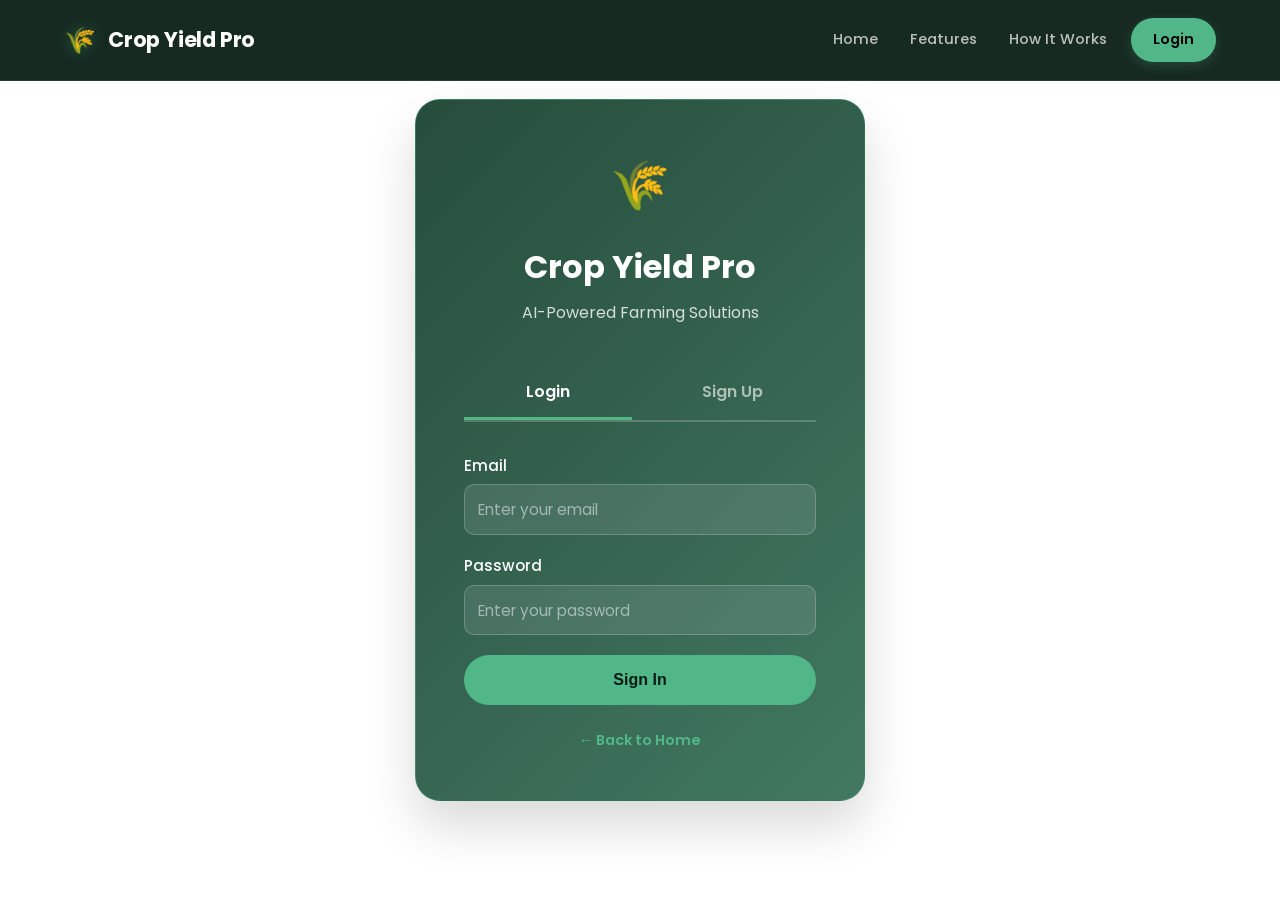
<file: frontend/pages/login.html>
<!DOCTYPE html>
<html lang="en">
<head>
    <meta charset="UTF-8">
    <meta name="viewport" content="width=device-width, initial-scale=1.0">
    <meta http-equiv="Cache-Control" content="no-cache, no-store, must-revalidate">
    <meta http-equiv="Pragma" content="no-cache">
    <meta http-equiv="Expires" content="0">
    <title>Login | Crop Yield Pro</title>
    <link href="https://fonts.googleapis.com/css2?family=Poppins:wght@300;400;500;600;700&display=swap" rel="stylesheet">
    <link rel="stylesheet" href="../assets/css/main.css?v=2">
    <!-- Production: replace the empty string with your Render URL -->
    <script>window.APP_CONFIG = { apiUrl: 'https://crop-yield-api-8kx2.onrender.com' };</script>
    <style>
        .login-container {
            min-height: 100vh;
            display: flex;
            align-items: center;
            justify-content: center;
            padding: 20px;
            background: #ffffff;
        }

        .login-box {
            background: linear-gradient(135deg, rgba(27, 67, 50, 0.95), rgba(45, 106, 79, 0.9));
            backdrop-filter: blur(20px);
            border: 1px solid rgba(82, 183, 136, 0.3);
            border-radius: 25px;
            padding: 3rem;
            max-width: 450px;
            width: 100%;
            box-shadow: 0 25px 50px rgba(0, 0, 0, 0.15);
            animation: slideUp 0.5s ease-out;
            color: #ffffff; /* White text for contrast on dark green box */
        }

        @keyframes slideUp {
            from {
                opacity: 0;
                transform: translateY(40px);
            }
            to {
                opacity: 1;
                transform: translateY(0);
            }
        }

        .login-header {
            text-align: center;
            margin-bottom: 2.5rem;
        }

        .login-header .logo {
            justify-content: center;
            margin-bottom: 1.5rem;
        }

        .login-header h1 {
            font-size: 2rem;
            color: #ffffff;
            margin-bottom: 0.5rem;
        }

        .login-header p {
            color: rgba(255, 255, 255, 0.8);
        }

        .auth-tabs {
            display: flex;
            gap: 1rem;
            margin-bottom: 2rem;
            border-bottom: 2px solid rgba(255, 255, 255, 0.2);
        }

        .tab-btn {
            flex: 1;
            padding: 0.8rem 0;
            background: none;
            border: none;
            color: rgba(255, 255, 255, 0.6);
            font-weight: 600;
            cursor: pointer;
            transition: var(--transition);
            border-bottom: 3px solid transparent;
            font-size: 1rem;
            font-family: inherit;
        }

        .tab-btn.active {
            color: #ffffff;
            border-bottom-color: #52B788;
        }

        .form-section {
            display: none;
        }

        .form-section.active {
            display: block;
            animation: fadeInUp 0.3s ease-out;
        }

        .form-group {
            margin-bottom: 1.2rem;
        }

        .login-box .form-group label {
            display: block;
            margin-bottom: 0.4rem;
            font-weight: 500;
            color: #ffffff;
            font-size: 0.95rem;
        }

        .login-box .form-group input {
            width: 100%;
            padding: 0.8rem;
            border: 1px solid rgba(255, 255, 255, 0.2) !important;
            border-radius: 10px;
            font-size: 0.95rem;
            font-family: inherit;
            transition: var(--transition);
            background: rgba(255, 255, 255, 0.1) !important;
            color: #ffffff !important;
        }

        .login-box .form-group input::placeholder {
            color: rgba(255, 255, 255, 0.5) !important;
        }

        .login-box .form-group input:focus {
            outline: none;
            border-color: #52B788 !important;
            background: rgba(255, 255, 255, 0.15) !important;
            color: #ffffff !important;
            box-shadow: 0 0 0 3px rgba(82, 183, 136, 0.25) !important;
        }

        .login-btn {
            width: 100%;
            padding: 1rem;
            background: var(--accent-green);
            color: var(--dark);
            border: none;
            border-radius: 50px;
            font-size: 1rem;
            font-weight: 700;
            cursor: pointer;
            transition: var(--transition);
            display: flex;
            align-items: center;
            justify-content: center;
            gap: 0.5rem;
        }

        .login-btn:hover {
            background: var(--light-green);
            transform: translateY(-2px);
        }

        .login-btn:active {
            transform: translateY(0);
        }

        .alert {
            padding: 1rem;
            border-radius: 10px;
            margin-bottom: 1.5rem;
            display: none;
            font-size: 0.95rem;
            animation: slideDown 0.3s ease-out;
        }

        .alert.show {
            display: block;
        }

        .alert-success {
            background: rgba(82, 183, 136, 0.2);
            color: #1B5E20;
            border-left: 4px solid var(--accent-green);
        }

        .alert-error {
            background: rgba(244, 67, 54, 0.2);
            color: #B71C1C;
            border-left: 4px solid #F44336;
        }

        .back-link {
            text-align: center;
            margin-top: 1.5rem;
            font-size: 0.9rem;
        }

        .back-link a {
            color: var(--accent-green);
            text-decoration: none;
            font-weight: 600;
            transition: var(--transition);
        }

        body {
            background: #ffffff;
            color: #333;
        }

        .back-link a:hover {
            color: var(--primary-green);
        }

        .performance-card {
            font-size: 12px;
            opacity: 0.7;
            margin-top: 6px;
        }

        .performance-card:hover::after {
            content: attr(title);
            position: absolute;
            background: rgba(0, 0, 0, 0.8);
            color: #fff;
            padding: 5px;
            border-radius: 5px;
            font-size: 10px;
        }

        .stat-card-title {
            font-weight: 600;
            font-size: 18px;
        }

        .stat-card-description {
            color: rgba(255, 255, 255, 0.85);
            font-size: 14px;
            margin-top: 6px;
            line-height: 1.4;
        }

        .glass-card {
            background: rgba(255, 255, 255, 0.08);
            border: 1px solid rgba(255, 255, 255, 0.15);
            backdrop-filter: blur(10px);
        }

        .card-content {
            text-align: left;
            padding: 20px;
        }
    </style>

    <script>
        // If already logged in, skip login page
        if (localStorage.getItem('currentUser')) {
            window.location.replace('dashboard.html');
        }
    </script>
</head>
<body>
    <!-- NAVBAR -->
    <nav class="navbar">
        <div class="nav-container">
            <div class="nav-left">
                <span class="logo-icon">🌾</span>
                <span class="brand">Crop Yield Pro</span>
            </div>

            <div class="nav-right">
                <div class="profile" id="userGreeting" style="display: none;">
                    <span class="avatar" id="userAvatar">A</span>
                    <span id="userName">aditya</span>
                </div>

                <div class="nav-links">
                    <a href="index.html">Home</a>
                    <a href="index.html#features">Features</a>
                    <a href="index.html#how-it-works">How It Works</a>
                </div>

                <a href="login.html" class="btn-dashboard" id="auth-btn">Login</a>
                <a href="#" class="btn-logout" id="logout-btn" style="display: none;" onclick="logout()">Logout</a>
            </div>
        </div>
    </nav>

    <div class="login-container">
        <div class="login-box">
            <div class="login-header">
                <div class="logo" style="margin-bottom: 1rem; font-size: 3rem;">🌾</div>
                <h1>Crop Yield Pro</h1>
                <p>AI-Powered Farming Solutions</p>
            </div>

            <div class="auth-tabs">
                <button class="tab-btn active" onclick="switchTab('login')">Login</button>
                <button class="tab-btn" onclick="switchTab('signup')">Sign Up</button>
            </div>

            <!-- LOGIN FORM -->
            <div id="login" class="form-section active">
                <div id="login-alert" class="alert"></div>
                <form id="loginForm" autocomplete="off" onsubmit="handleLogin(event)">
                    <div class="form-group">
                        <label for="login-email">Email</label>
                        <input type="email" id="login-email" name="user_email" autocomplete="new-email" placeholder="Enter your email" required>
                    </div>
                    <div class="form-group">
                        <label for="login-password">Password</label>
                        <input type="password" id="login-password" name="user_password" autocomplete="new-password" placeholder="Enter your password" required>
                    </div>
                    <button type="submit" class="login-btn" id="loginBtn">
                        <span>Sign In</span>
                    </button>
                </form>
            </div>

            <!-- SIGNUP FORM -->
            <div id="signup" class="form-section">
                <div id="signup-alert" class="alert"></div>
                <form id="signupForm" onsubmit="handleSignup(event)">
                    <div class="form-group">
                        <label for="signup-name">Full Name</label>
                        <input type="text" id="signup-name" autocomplete="off" placeholder="Enter your name" required>
                    </div>
                    <div class="form-group">
                        <label for="signup-email">Email</label>
                        <input type="email" id="signup-email" autocomplete="off" placeholder="Enter your email" required>
                    </div>
                    <div class="form-group">
                        <label for="signup-password">Password</label>
                        <input type="password" id="signup-password" autocomplete="new-password" placeholder="Create a password" required>
                    </div>
                    <div class="form-group">
                        <label for="signup-confirm">Confirm Password</label>
                        <input type="password" id="signup-confirm" autocomplete="new-password" placeholder="Confirm your password" required>
                    </div>
                    <button type="submit" class="login-btn" id="signupBtn">
                        <span>Create Account</span>
                    </button>
                </form>
            </div>

            <div class="back-link">
                <a href="index.html">← Back to Home</a>
            </div>
        </div>
    </div>

    <script src="../assets/js/main.js?v=2"></script>
    <script>
        function switchTab(tab) {
            document.querySelectorAll('.form-section').forEach(el => el.classList.remove('active'));
            document.querySelectorAll('.tab-btn').forEach(el => el.classList.remove('active'));
            
            document.getElementById(tab).classList.add('active');
            event.target.classList.add('active');
            
            // Clear forms to prevent browser autofill contamination
            const loginForm = document.getElementById('loginForm');
            const signupForm = document.getElementById('signupForm');
            if (loginForm) loginForm.reset();
            if (signupForm) signupForm.reset();
        }
    </script>
</body>
</html>
</file>
<file: frontend/style.css>
/* ========================================
   SMART CROP YIELD PREDICTION SYSTEM 
   Premium Emerald Dark Theme (Fully Restored)
   ======================================== */

:root {
    --primary-green: #1B4332;
    --accent-green: #52B788;
    --light-green: #B7E4C7;
    --white: #FFFFFF;
    --dark: #081C15;
    --dark-surface: #0D2818;
    --glass-bg: rgba(255, 255, 255, 0.06);
    --glass-border: rgba(255, 255, 255, 0.12);
    --text-primary: #FFFFFF;
    --text-secondary: rgba(255, 255, 255, 0.75);
    --transition: all 0.3s cubic-bezier(0.4, 0, 0.2, 1);
    --space-8: 8px;
    --space-16: 16px;
    --space-24: 24px;
    --space-32: 32px;
    --space-48: 48px;
    --space-80: 80px;
    --navbar-height: 80px;
}

* {
    margin: 0;
    padding: 0;
    box-sizing: border-box;
}

body {
    font-family: 'Poppins', sans-serif;
    color: var(--text-primary);
    line-height: 1.6;
    background: #040E0A; /* Deep base */
    overflow-x: hidden;
}

/* Subtle background accents */
body::before {
    content: '';
    position: fixed;
    top: -10%;
    right: -10%;
    width: 420px;
    height: 420px;
    background: radial-gradient(circle, rgba(82, 183, 136, 0.05) 0%, transparent 70%);
    z-index: -1;
    pointer-events: none;
}

body::after {
    content: '';
    position: fixed;
    bottom: -10%;
    left: -10%;
    width: 360px;
    height: 360px;
    background: radial-gradient(circle, rgba(27, 67, 50, 0.08) 0%, transparent 70%);
    z-index: -1;
    pointer-events: none;
}

.container {
    max-width: 1200px;
    margin: 0 auto;
    padding: 0 20px;
}

/* ===============================
   NAVBAR
   =============================== */
.navbar {
    width: 100%;
    background: rgba(11, 31, 23, 0.95);
    backdrop-filter: blur(12px);
    -webkit-backdrop-filter: blur(12px);
    position: fixed;
    top: 0;
    z-index: 1000;
    border-bottom: 1px solid rgba(255, 255, 255, 0.08);
}

.nav-container {
    max-width: 100%;
    margin: auto;
    padding: 0 5%;
    height: var(--navbar-height);
    display: flex;
    align-items: center;
    justify-content: space-between;
}

.nav-left {
    display: flex;
    align-items: center;
    gap: 12px;
}

.logo-icon {
    font-size: 1.6rem;
    filter: drop-shadow(0 0 8px rgba(62, 207, 142, 0.3));
}

.brand {
    font-weight: 700;
    font-size: 1.3rem;
    color: #fff;
    letter-spacing: -0.01em;
}

.nav-right {
    display: flex;
    align-items: center;
    gap: 24px;
}

.nav-links {
    display: flex;
    align-items: center;
    gap: 32px;
}

.nav-links a {
    color: rgba(255, 255, 255, 0.7);
    text-decoration: none;
    font-weight: 500;
    font-size: 0.92rem;
    transition: var(--transition);
    position: relative;
    padding: 4px 0;
}

.nav-links a::after {
    content: '';
    position: absolute;
    bottom: 0;
    left: 0;
    width: 0;
    height: 2px;
    background: var(--accent-green);
    transition: var(--transition);
    border-radius: 2px;
}

.nav-links a:hover {
    color: #fff;
}

.nav-links a:hover::after {
    width: 100%;
}

.profile {
    display: flex;
    align-items: center;
    gap: 10px;
    background: rgba(255, 255, 255, 0.08);
    padding: 6px 14px;
    border-radius: 999px;
    border: 1px solid rgba(255, 255, 255, 0.1);
    transition: var(--transition);
}

.profile:hover {
    background: rgba(255, 255, 255, 0.12);
    border-color: rgba(255, 255, 255, 0.2);
}

.avatar {
    width: 28px;
    height: 28px;
    background: var(--accent-green);
    border-radius: 50%;
    display: flex;
    align-items: center;
    justify-content: center;
    font-weight: 700;
    font-size: 0.85rem;
    color: #0b1f17;
}

.btn-dashboard {
    background: var(--accent-green);
    color: #000 !important;
    padding: 10px 22px;
    border-radius: 999px;
    font-weight: 600;
    font-size: 0.9rem;
    transition: var(--transition);
    text-decoration: none;
    box-shadow: 0 4px 12px rgba(82, 183, 136, 0.2);
}

.btn-dashboard:hover {
    transform: translateY(-2px);
    box-shadow: 0 6px 16px rgba(82, 183, 136, 0.4);
    background: #4ab37d;
}

.btn-logout {
    border: 1.5px solid rgba(82, 183, 136, 0.5);
    color: var(--accent-green) !important;
    padding: 8px 20px;
    border-radius: 999px;
    text-decoration: none;
    font-weight: 500;
    font-size: 0.9rem;
    transition: var(--transition);
    display: inline-flex;
    align-items: center;
    justify-content: center;
    line-height: 1;
}

.btn-logout:hover {
    background: rgba(82, 183, 136, 0.1);
    border-color: var(--accent-green);
    color: #fff !important;
}

.badge {
    display: inline-block;
    padding: 4px 10px;
    background: rgba(82, 183, 136, 0.1);
    border: 1px solid rgba(82, 183, 136, 0.3);
    border-radius: 4px;
    font-size: 11px;
    font-weight: 500;
    color: var(--accent-green);
    text-transform: uppercase;
    letter-spacing: 0.5px;
    width: fit-content;
}

.btn-outline:hover {
    background: rgba(255, 255, 255, 0.1) !important;
    border-color: var(--white) !important;
}

.user-greeting {
    display: flex;
    align-items: center;
    gap: 8px;
    padding: 6px 12px;
    background: rgba(255, 255, 255, 0.1);
    border-radius: 20px;
    border: 1px solid rgba(255, 255, 255, 0.1);
    transition: var(--transition);
}

.user-greeting:hover {
    background: rgba(255, 255, 255, 0.15);
}

.user-avatar {
    width: 28px;
    height: 28px;
    background: var(--accent-green);
    color: var(--dark);
    border-radius: 50%;
    display: flex;
    align-items: center;
    justify-content: center;
    font-weight: 700;
    font-size: 0.85rem;
    text-transform: uppercase;
}

.icon {
    display: inline-flex;
    align-items: center;
    justify-content: center;
    width: 32px;
    height: 32px;
    background: rgba(82, 183, 136, 0.1);
    border-radius: 8px;
    margin-right: 8px;
    font-size: 1.2rem;
}

#userName {
    font-weight: 500;
    font-size: 0.9rem;
    color: var(--white);
}

/* HERO — flex-start avoids vertical centering pushing tall content under fixed navbar */
.hero {
    position: relative;
    min-height: 90vh;
    display: flex;
    align-items: flex-start;
    justify-content: flex-start;
    text-align: center;
    padding: 0.875rem 0 0;
    background: url('farm-bg.png') no-repeat center center/cover;
    overflow: visible;
}

.hero-shell {
    position: relative;
    z-index: 2;
    width: 100%;
    max-width: 1300px;
    margin: 0 auto;
    /* Space below navbar: site-main already offsets by --navbar-height */
    padding: 1rem 1.5rem 1.25rem;
    box-sizing: border-box;
}

@media (min-width: 768px) {
    .hero {
        padding-top: 1.25rem;
    }

    .hero-shell {
        padding-left: 3rem;
        padding-right: 3rem;
    }
}

@keyframes fadeIn {
    from { opacity: 0; }
    to { opacity: 1; }
}

@keyframes heroFadeIn {
    from { opacity: 0; transform: translateY(30px); }
    to   { opacity: 1; transform: translateY(0); }
}

@keyframes typingCaretBlink {
    0%, 45% { opacity: 1; }
    50%, 100% { opacity: 0; }
}

.hero-overlay {
    position: absolute;
    top: 0;
    left: 0;
    width: 100%;
    height: 100%;
    background: linear-gradient(180deg, rgba(4, 14, 10, 0.82) 0%, rgba(13, 40, 24, 0.88) 100%);
    z-index: 1;
}

.animated-gradient {
    background: linear-gradient(135deg, rgba(4, 14, 10, 0.9) 0%, rgba(27, 67, 50, 0.8) 50%, rgba(13, 40, 24, 0.88) 100%);
}

.fade-in-hero {
    animation: heroFadeIn 1s ease-out forwards;
}

.hero-subtitle--typing {
    white-space: normal;
}

.typing-cursor {
    display: inline-block;
    width: 3px;
    height: 1.08em;
    margin-left: 5px;
    vertical-align: -0.08em;
    background-color: var(--accent-green);
    border-radius: 1px;
    animation: typingCaretBlink 1s step-end infinite;
}

.typing-cursor--done {
    animation: none;
    opacity: 0;
    visibility: hidden;
    width: 0;
    margin-left: 0;
    overflow: hidden;
}

@media (prefers-reduced-motion: reduce) {
    .typing-cursor {
        animation: none;
        opacity: 1;
    }

    .typing-cursor--done {
        opacity: 0;
    }
}

.hero-content {
    position: relative;
    z-index: 2;
    max-width: 700px;
    margin-right: 340px;
    display: flex;
    flex-direction: column;
    justify-content: flex-start;
    align-items: center;
    gap: 0;
}

.hero-content-inner {
    display: flex;
    flex-direction: column;
    justify-content: flex-start;
    align-items: stretch;
    gap: 1.5rem;
    width: 100%;
    max-width: 36rem;
    margin-left: auto;
    margin-right: auto;
}

.hero-title {
    margin-top: 0;
    margin-bottom: 0;
    padding-top: 0.06em;
    font-size: clamp(2.65rem, 5.25vw, 3.5rem);
    font-weight: 700;
    color: var(--white);
    line-height: 1.15;
    letter-spacing: -0.02em;
}

.hero-subtitle {
    font-size: clamp(1rem, 2vw, 1.2rem);
    color: rgba(255, 255, 255, 0.82);
    margin-bottom: 0;
    max-width: 100%;
    margin-left: auto;
    margin-right: auto;
    min-height: 1.35rem;
}

/* FLOATING PREVIEW CARD */
.hero-preview-card {
    position: absolute;
    z-index: 2;
    background: rgba(13, 40, 24, 0.85);
    backdrop-filter: blur(8px);
    -webkit-backdrop-filter: blur(8px);
    border: 1px solid rgba(82, 183, 136, 0.25);
    border-radius: 16px;
    padding: 1rem;
    min-width: 240px;
    max-width: 280px;
    width: 100%;
    box-shadow: 0 8px 24px rgba(0, 0, 0, 0.14), 0 2px 8px rgba(0, 0, 0, 0.08);
    flex-shrink: 0;
    right: clamp(24px, 5vw, 48px);
    top: 50%;
    transform: translateY(-50%) scale(1);
    overflow: visible;
    transition: transform 0.3s ease, box-shadow 0.3s ease;
}

.hero-preview-card:hover {
    transform: translateY(-50%) scale(1.02);
    box-shadow: 0 10px 28px rgba(0, 0, 0, 0.16), 0 2px 10px rgba(0, 0, 0, 0.09);
}

@keyframes pulse {
    0% {
        opacity: 0.55;
        transform: scale(0.9);
        box-shadow: 0 0 0 0 rgba(46, 204, 113, 0.4);
    }
    70% {
        opacity: 1;
        transform: scale(1);
        box-shadow: 0 0 0 6px rgba(46, 204, 113, 0);
    }
    100% {
        opacity: 0.7;
        transform: scale(0.9);
        box-shadow: 0 0 0 0 rgba(46, 204, 113, 0);
    }
}

.preview-header {
    display: flex;
    align-items: center;
    gap: 6px;
    margin-bottom: 1rem;
}

.preview-dot {
    width: 10px;
    height: 10px;
    border-radius: 50%;
}
.preview-dot.green  { background: #2ecc71; }
.preview-dot.yellow { background: #f1c40f; }
.preview-dot.red    { background: #e74c3c; }

.preview-title {
    font-size: 0.72rem;
    color: rgba(255,255,255,0.62);
    margin-left: 6px;
    font-weight: 600;
    text-transform: uppercase;
    letter-spacing: 0.4px;
}

.preview-live-dot {
    width: 8px;
    height: 8px;
    border-radius: 50%;
    background: #2ecc71;
    margin-left: auto;
    animation: pulse 1.6s ease-in-out infinite;
}

.preview-subtitle {
    font-size: 0.74rem;
    color: rgba(255, 255, 255, 0.66);
    margin-bottom: 8px;
    line-height: 1.45;
}

.preview-crop-label {
    font-size: 0.85rem;
    color: rgba(255, 255, 255, 0.7);
    margin-bottom: 0.6rem;
}

.preview-yield {
    margin-bottom: 1.2rem;
}

.preview-yield-value {
    font-size: 2.2rem;
    font-weight: 800;
    color: var(--accent-green);
    line-height: 1;
}

.preview-yield-unit {
    font-size: 0.9rem;
    color: rgba(255,255,255,0.5);
    margin-left: 4px;
}

.preview-nutrients {
    display: flex;
    flex-direction: column;
    gap: 8px;
    margin-bottom: 1rem;
}

.preview-nutrient {
    display: flex;
    align-items: center;
    gap: 8px;
}

.pn-label {
    font-size: 0.7rem;
    font-weight: 700;
    color: rgba(255,255,255,0.6);
    width: 12px;
}

.pn-bar {
    flex: 1;
    height: 5px;
    background: rgba(255,255,255,0.08);
    border-radius: 3px;
    overflow: hidden;
}

.pn-fill {
    height: 100%;
    border-radius: 3px;
    transition: width 1s ease;
}

.pn-val {
    font-size: 0.7rem;
    color: rgba(255,255,255,0.5);
    width: 20px;
    text-align: right;
}

.preview-footer {
    border-top: 1px solid rgba(255,255,255,0.07);
    padding-top: 0.75rem;
    display: flex;
    flex-direction: column;
    gap: 4px;
}

.preview-confidence {
    font-size: 0.75rem;
    color: var(--accent-green);
    font-weight: 500;
}

.preview-info {
    font-size: 0.7rem;
    color: rgba(255, 255, 255, 0.65);
}


.hero-stats {
    display: grid;
    grid-template-columns: 1fr;
    gap: 1rem;
    margin-top: 0;
    margin-bottom: 0;
    align-items: stretch;
    justify-items: stretch;
    width: 100%;
    margin-left: auto;
    margin-right: auto;
}

@media (min-width: 640px) {
    .hero-stats {
        grid-template-columns: repeat(2, 1fr);
    }
}

/* Single column: no row sibling to stretch against — nudge performance card up to number-card height */
@media (max-width: 639px) {
    .stat--performance {
        min-height: 10.25rem;
    }
}

.stat-cell {
    display: flex;
    flex-direction: column;
    min-height: 0;
    height: 100%;
}

.stat {
    position: relative;
    flex: 1 1 auto;
    background: rgba(255, 255, 255, 0.1);
    border: 1px solid rgba(255, 255, 255, 0.2);
    border-radius: 0.75rem;
    padding: 1.125rem 1.25rem;
    backdrop-filter: blur(16px);
    -webkit-backdrop-filter: blur(16px);
    min-width: 0;
    min-height: 0;
    box-shadow:
        0 10px 15px -3px rgba(0, 0, 0, 0.15),
        0 4px 6px -4px rgba(0, 0, 0, 0.12);
    transition: background 0.25s ease, transform 0.25s ease;
    width: 100%;
    display: flex;
    flex-direction: column;
    justify-content: center;
    align-items: center;
    text-align: center;
}

.stat-inner {
    display: flex;
    flex-direction: column;
    justify-content: center;
    align-items: center;
    width: 100%;
    min-height: 0;
    gap: 0.25rem;
}

.stat:hover {
    background: rgba(255, 255, 255, 0.14);
    transform: translateY(-2px);
}

.stat-number {
    display: block;
    font-size: 1.5rem;
    font-weight: 700;
    color: var(--accent-green);
    line-height: 1.2;
    margin-bottom: 0.25rem;
}

.stat--performance {
    padding: 1.125rem 1.25rem;
}

.stat-performance-heading {
    margin: 0;
    font-size: 1.1rem;
    font-weight: 600;
    color: #ffffff;
    line-height: 1.3;
    letter-spacing: -0.02em;
}

.stat-performance-pct {
    color: var(--accent-green);
    font-weight: 700;
}

.stat-performance-sub {
    margin: 0.25rem 0 0;
    font-size: 0.8125rem;
    font-weight: 400;
    color: rgba(255, 255, 255, 0.78);
    line-height: 1.5;
}

.stat-performance-tech {
    margin: 0.2rem 0 0;
    font-size: 0.7rem;
    font-weight: 400;
    color: rgba(255, 255, 255, 0.62);
    line-height: 1.45;
}

.stat-label {
    display: block;
    font-size: 0.95rem;
    font-weight: 600;
    color: rgba(255, 255, 255, 0.95);
    margin-top: 0.25rem;
    text-transform: uppercase;
    letter-spacing: 0.06em;
}

.stat-subtext {
    display: block;
    font-size: 0.875rem;
    font-weight: 400;
    color: rgba(255, 255, 255, 0.72);
    margin-top: 0.45rem;
    line-height: 1.55;
}

/* Tooltip on stat cards */
.stat-tooltip-wrap {
    position: relative;
}

.stat-tooltip {
    display: none;
    position: absolute;
    bottom: calc(100% + 10px);
    left: 50%;
    transform: translateX(-50%);
    background: rgba(13, 40, 24, 0.95);
    border: 1px solid rgba(82, 183, 136, 0.3);
    color: rgba(255, 255, 255, 0.85);
    font-size: 0.75rem;
    padding: 8px 12px;
    border-radius: 10px;
    white-space: nowrap;
    z-index: 100;
    pointer-events: none;
    box-shadow: 0 8px 24px rgba(0,0,0,0.3);
}

.stat-tooltip::after {
    content: '';
    position: absolute;
    top: 100%;
    left: 50%;
    transform: translateX(-50%);
    border: 6px solid transparent;
    border-top-color: rgba(82, 183, 136, 0.3);
}

.stat-tooltip-wrap:hover .stat-tooltip {
    display: block;
}


/* BUTTONS */
.btn {
    display: inline-flex;
    align-items: center;
    gap: 10px;
    padding: 0.95rem 2rem;
    border-radius: 50px;
    font-weight: 700;
    text-decoration: none;
    transition: var(--transition);
    cursor: pointer;
}

.btn-large {
    font-size: 1rem;
    padding: 1rem 2.4rem;
}

.btn-primary {
    background: var(--accent-green);
    color: var(--dark);
    box-shadow: 0 10px 22px rgba(82, 183, 136, 0.22);
}

.btn-primary:hover {
    background: var(--light-green);
    transform: translateY(-2px);
    box-shadow: 0 12px 24px rgba(82, 183, 136, 0.26), 0 0 18px rgba(82, 183, 136, 0.28);
}

.btn-secondary {
    background: rgba(255, 255, 255, 0.08);
    color: var(--white);
    border: 1px solid rgba(255, 255, 255, 0.2);
    backdrop-filter: blur(10px);
}

.btn-secondary:hover {
    background: rgba(255, 255, 255, 0.15);
    transform: translateY(-2px);
}

.hero-buttons {
    display: flex;
    flex-direction: column;
    align-items: center;
    justify-content: flex-start;
    gap: 0.5rem;
    margin: -0.5rem 0 0;
    padding: 0;
    flex-shrink: 0;
    align-self: stretch;
}

.hero-buttons-row {
    display: flex;
    flex-direction: row;
    align-items: center;
    justify-content: center;
    gap: 1rem;
    flex-wrap: wrap;
    width: 100%;
}

.hero-buttons .btn.btn-large {
    min-height: 52px;
    height: 52px;
    padding: 0 2rem;
    border-radius: 9999px;
    display: inline-flex;
    align-items: center;
    justify-content: center;
    box-sizing: border-box;
}

.hero-cta-subtext {
    font-size: 0.78rem;
    color: rgba(255, 255, 255, 0.72);
    font-weight: 500;
    letter-spacing: 0.2px;
    margin: 0;
    text-align: center;
}

/* FEATURES - WHITE SECTION (scroll-mt clears fixed navbar) */
.features {
    scroll-margin-top: var(--navbar-height);
    padding: 5rem 20px;
    background: #ffffff !important; /* FORCED WHITE */
    color: #333333;
    position: relative;
    z-index: 10;
}

.section-title {
    text-align: center;
    font-size: clamp(1.9rem, 3.2vw, 2.5rem);
    color: #1B4332 !important; /* DARK GREEN TITLE */
    margin-bottom: var(--space-48);
}

.features-grid {
    display: grid;
    grid-template-columns: repeat(auto-fit, minmax(250px, 1fr));
    gap: var(--space-24);
}

/* Shared icon circle for feature + step cards (plain CSS; no Tailwind) */
.card-icon-wrap {
    width: 48px;
    height: 48px;
    display: flex;
    align-items: center;
    justify-content: center;
    border-radius: 50%;
    background: rgba(255, 255, 255, 0.1);
    margin: 0 auto 12px;
    flex-shrink: 0;
    align-self: center;
    transition: transform 0.3s ease;
}

.card-icon {
    font-size: 1.875rem;
    line-height: 1;
    display: block;
}

.feature-card:hover .card-icon-wrap,
.step:hover .card-icon-wrap {
    transform: scale(1.06) translateY(-2px);
}

@keyframes iconBounce {
    0%, 100% { transform: scale(1) rotate(0deg) translateY(0); }
    30%       { transform: scale(1.2) rotate(-6deg) translateY(-6px); }
    60%       { transform: scale(1.15) rotate(6deg) translateY(-3px); }
}

.feature-card {
    background: #1B4332 !important;
    padding: 2rem 1.5rem;
    border-radius: 20px;
    text-align: center;
    border: 1px solid rgba(82, 183, 136, 0.2);
    transition: transform 0.3s ease, box-shadow 0.3s ease, background 0.3s ease;
    color: #ffffff !important;
    animation: slideUpFade 0.55s ease-out both;
    position: relative;
    overflow: hidden;
    min-height: 100%;
    display: flex;
    flex-direction: column;
}

/* Gradient border glow via pseudo-element */
.feature-card::before {
    content: '';
    position: absolute;
    inset: 0;
    border-radius: 24px;
    padding: 1px;
    background: linear-gradient(135deg, transparent, rgba(82, 183, 136, 0), transparent);
    -webkit-mask: linear-gradient(#fff 0 0) content-box, linear-gradient(#fff 0 0);
    -webkit-mask-composite: xor;
    mask-composite: exclude;
    opacity: 0;
    transition: opacity 0.35s ease;
    pointer-events: none;
}

.feature-card:hover::before {
    opacity: 0;
}

@keyframes slideUpFade {
    from { opacity: 0; transform: translateY(30px); }
    to   { opacity: 1; transform: translateY(0); }
}

.feature-icon {
    font-size: 2.2rem;
    margin-bottom: 1rem;
    display: inline-block;
    transition: transform 0.2s ease;
    width: 48px;
    height: 48px;
}

.feature-card:hover .feature-icon {
    animation: none;
}

.feature-card h3 {
    font-size: 1.08rem;
    font-weight: 700;
    color: var(--accent-green);
    margin-bottom: 12px;
    letter-spacing: 0.2px;
}

.feature-card p {
    font-size: 0.95rem;
    color: rgba(255, 255, 255, 0.75);
    line-height: 1.65;
    margin-bottom: 0;
}

.feature-card:hover {
    transform: translateY(-5px);
    background: #143d2b !important;
    box-shadow: 0 14px 30px rgba(0, 0, 0, 0.14);
}

/* HOW IT WORKS - WHITE SECTION */
.how-it-works {
    scroll-margin-top: var(--navbar-height);
    padding: var(--space-80) 20px;
    background: #ffffff !important;
    color: #333333;
    position: relative;
    z-index: 10;
}

/* Flow container with connecting lines */
.steps-flow {
    display: grid;
    grid-template-columns: repeat(4, 1fr);
    gap: var(--space-24);
    align-items: stretch;
}

.step-connector {
    display: none;
}

.connector-arrow {
    font-size: 1.8rem;
    color: var(--accent-green);
    opacity: 0.6;
    display: block;
}

/* Individual step cards */
.step {
    text-align: center;
    padding: 24px;
    background: #1B4332 !important;
    border-radius: 18px;
    color: #ffffff !important;
    border: 1px solid rgba(82, 183, 136, 0.1);
    width: 100%;
    min-height: 320px;
    position: relative;
    transition: transform 0.3s ease, box-shadow 0.3s ease, border-color 0.3s ease;
    display: flex;
    flex-direction: column;
    justify-content: space-between;
    align-items: center;

    /* Start invisible — animated in by JS observer */
    opacity: 0;
}

/* Step Icon */
.step-icon-wrap {
    font-size: 2.2rem;
    margin-bottom: 12px;
    display: block;
    transition: transform 0.3s ease;
    align-self: flex-start;
}

.step:hover .step-icon-wrap {
    transform: scale(1.06) translateY(-2px);
}

.step:hover {
    background: #143d2b !important;
    transform: translateY(-5px);
    border-color: var(--accent-green);
    box-shadow: 0 14px 30px rgba(0, 0, 0, 0.14);
}

.step-number {
    width: 42px;
    height: 42px;
    background: var(--accent-green);
    color: var(--dark);
    border-radius: 50%;
    display: flex;
    align-items: center;
    justify-content: center;
    font-size: 1.1rem;
    font-weight: 700;
    margin: 0 auto 12px;
    box-shadow: 0 8px 14px rgba(82, 183, 136, 0.24);
}

.step h3 {
    font-size: 1rem;
    font-weight: 700;
    color: var(--accent-green);
    margin-bottom: 12px;
    letter-spacing: 0.2px;
    width: 100%;
}

.step p {
    font-size: 0.85rem;
    color: rgba(255, 255, 255, 0.75);
    line-height: 1.6;
    width: 100%;
    margin-top: auto;
}

@keyframes stepFadeIn {
    from { opacity: 0; transform: translateY(20px); }
    to   { opacity: 1; transform: translateY(0); }
}

.step-fade-in.visible  { animation: stepFadeIn  0.7s ease forwards; }
.step-slide-in.visible { animation: stepFadeIn  0.7s ease forwards 0.1s; }
.step-pop-in.visible   { animation: stepFadeIn  0.7s ease forwards 0.2s; }
.step-glow.visible     { animation: stepFadeIn  0.7s ease forwards 0.3s; }

/* Responsive: stack vertically on mobile */
@media (max-width: 900px) {
    .steps-flow {
        grid-template-columns: repeat(2, 1fr);
        gap: var(--space-16);
    }
    .step { min-height: 280px; }
}

@media (max-width: 1200px) {
    .hero-shell {
        padding: 1.25rem 20px 1rem;
    }

    .hero-content {
        margin-right: 300px;
    }

    .hero-stats {
        gap: 1rem;
    }

    .stat {
        padding: 1.25rem;
    }
}

@media (max-width: 1024px) {
    .nav-container {
        padding: 0 20px;
    }

    .hero {
        min-height: 90vh;
        flex-direction: column;
        justify-content: flex-start;
        align-items: center;
        text-align: center;
        gap: 1rem;
    }

    .hero-shell {
        padding: 1rem 20px 0;
        max-width: 760px;
    }

    .hero-content {
        margin-right: 0;
        max-width: 760px;
    }

    .hero-content-inner {
        gap: 1.5rem;
    }

    .hero-preview-card {
        position: static;
        right: auto;
        top: auto;
        transform: scale(1);
        margin: 0 auto;
        max-width: 280px;
    }

    .hero-preview-card:hover {
        transform: scale(1.02);
    }

    .hero-subtitle {
        min-height: auto;
    }
}

@media (max-width: 768px) {
    .nav-center {
        gap: 1rem;
    }

    .hero-shell {
        padding: 1rem 16px 1.5rem;
    }

    .hero-title {
        font-size: clamp(2.35rem, 8vw, 3.15rem);
    }

    .hero-subtitle {
        font-size: 0.98rem;
        margin-bottom: 0;
    }

    .hero-stats {
        gap: 1rem;
        margin-top: 0;
        margin-bottom: 0;
    }

    .stat {
        min-width: 0;
        padding: 1rem 1.125rem;
    }

    .stat-number {
        font-size: 1.35rem;
    }

    .stat-label {
        font-size: 0.9rem;
    }

    .stat-subtext {
        font-size: 0.8125rem;
        line-height: 1.55;
        margin-top: 0.35rem;
    }

    .stat-performance-heading {
        font-size: 1.1rem;
    }

    .stat-performance-sub,
    .stat-performance-tech {
        font-size: 0.8125rem;
    }

    .hero-buttons {
        width: 100%;
        gap: 0.5rem;
    }

    .hero-buttons-row {
        flex-direction: column;
        align-items: center;
        gap: 1rem;
    }

    .btn-large {
        width: 100%;
        max-width: 320px;
        justify-content: center;
    }

    .features,
    .how-it-works,
    .cta {
        padding: 64px 20px;
    }

    .section-title {
        margin-bottom: var(--space-32);
    }

    .feature-card {
        text-align: center;
    }

    .step {
        width: 100%;
        min-height: 260px;
    }
}


/* CTA SECTION - WHITE BACKGROUND */
.cta {
    padding: var(--space-80) 20px;
    text-align: center;
    background: #ffffff !important;
}

.cta-content {
    background: #1B4332 !important; /* DARK GREEN CTA BOX */
    padding: 3.25rem 2rem;
    border-radius: 24px;
    max-width: 1000px;
    margin: 0 auto;
    color: #ffffff !important;
}

.cta-content h2 {
    font-size: clamp(1.8rem, 3vw, 2.5rem);
    color: var(--white);
    margin-bottom: 12px;
}

.cta-content p {
    color: rgba(255, 255, 255, 0.8);
    font-size: 1.1rem;
    margin-bottom: 24px;
}

/* DASHBOARD — viewport-fit layout (~40% form / ~60% results + charts) */
.dashboard-section {
    margin: 0;
    padding: 1.5rem 1rem;
    background: linear-gradient(180deg, #f8fafc 0%, #ffffff 45%, #f1f5f9 100%) !important;
    color: #1e293b;
    min-height: calc(100vh - var(--navbar-height));
}

.dashboard-container {
    display: grid;
    grid-template-columns: 1fr 1.5fr;
    gap: 24px;
    align-items: flex-start;
    max-width: 1440px;
    margin: 0 auto;
}

@media (min-width: 1101px) {
    .dashboard-container {
        grid-template-columns: 1fr 1.2fr;
        gap: 1.5rem;
        align-items: stretch;
    }
}

.dashboard-left,
.dashboard-right {
    display: flex;
    flex-direction: column;
    height: auto;
    min-height: auto;
}

.dashboard-left .form-card {
    display: flex;
    flex-direction: column;
    justify-content: space-between;
    height: 100%;
    min-height: auto;
    padding: 12px;
    overflow: visible;
}

.dashboard-section .modern-form {
    display: flex;
    flex-direction: column;
    height: 100%;
    gap: 12px;
    overflow-y: auto;
    padding-right: 0;
    scrollbar-width: none; /* Hide scrollbar Firefox */
    -ms-overflow-style: none; /* Hide scrollbar IE/Edge */
}

.dashboard-section .modern-form::-webkit-scrollbar {
    display: none; /* Hide scrollbar Chrome/Safari */
}

.form-content {
    flex: 1;
}

.form-card,
.result-card,
.chart-card {
    background: rgba(27, 67, 50, 0.94) !important;
    backdrop-filter: blur(16px);
    -webkit-backdrop-filter: blur(16px);
    border-radius: 1.125rem;
    padding: 20px;
    color: #ffffff !important;
    border: 1px solid rgba(255, 255, 255, 0.1);
    box-shadow:
        0 10px 15px -3px rgba(0, 0, 0, 0.12),
        0 4px 6px -4px rgba(0, 0, 0, 0.08),
        inset 0 1px 0 rgba(255, 255, 255, 0.06);
    height: 520px; /* Fixed height for stability */
    display: flex;
    flex-direction: column;
    overflow: hidden;
    transition: transform 0.28s ease;
}

.form-card:hover,
.result-card:hover,
.chart-card:hover {
    box-shadow:
        0 18px 22px -5px rgba(0, 0, 0, 0.14),
        0 8px 10px -6px rgba(0, 0, 0, 0.1),
        0 0 36px rgba(82, 183, 136, 0.12),
        inset 0 1px 0 rgba(255, 255, 255, 0.08);
    border-color: rgba(255, 255, 255, 0.16);
}

.form-card h2 {
    color: var(--accent-green);
    margin: 0 0 0.5rem 0;
    font-size: 1.3rem;
    font-weight: 700;
    letter-spacing: -0.02em;
    flex-shrink: 0;
}

.form-group-section {
    margin-bottom: 10px;
    padding-bottom: 10px;
    border-bottom: 1px solid rgba(255, 255, 255, 0.08);
}

.form-group-section:last-of-type {
    border-bottom: none;
    margin-bottom: 6px;
    padding-bottom: 0;
}

.form-group-section h3 {
    font-size: 0.95rem;
    margin-bottom: 0.4rem;
    color: #e2e8f0;
    font-weight: 600;
    display: flex;
    align-items: center;
    gap: 0.5rem;
}

.form-row {
    display: grid;
    grid-template-columns: repeat(auto-fit, minmax(120px, 1fr));
    gap: 0.75rem;
}

.form-group {
    margin-bottom: 4px;
}

.form-group label {
    display: block;
    margin-bottom: 0.3rem;
    color: #d1d5db;
    font-size: 0.82rem;
    font-weight: 500;
}

.form-group input, .form-group select {
    width: 100%;
    padding: 0.55rem 0.75rem;
    background: rgba(255, 255, 255, 0.1);
    border: 1px solid rgba(255, 255, 255, 0.1);
    border-radius: 10px;
    color: #ffffff;
    font-family: inherit;
    font-size: 0.85rem;
    transition: var(--transition);
    appearance: none;
    -webkit-appearance: none;
}

.form-group select option {
    background-color: #ffffff; /* Solid white background for the dropdown menu */
    color: #1B4332;            /* Dark green text for readability */
    padding: 10px;
}

.form-group input:focus, .form-group select:focus {
    outline: none;
    border-color: var(--accent-green);
    background: rgba(255, 255, 255, 0.15);
}

.btn-full {
    width: 100%;
    justify-content: center;
}

.dashboard-section .form-card .btn-primary {
    margin-top: 15px;
    margin-bottom: 10px;
    flex-shrink: 0;
    background: linear-gradient(135deg, #34d399, #10b981);
    color: #022c22;
    font-weight: 600;
    border-radius: 999px;
    padding: 14px;
    border: none;
    cursor: pointer;
    font-size: 0.95rem;
    letter-spacing: 0.02em;
    box-shadow: 0 4px 14px rgba(16, 185, 129, 0.3);
    transition: all 0.3s ease;
}

.dashboard-section .form-card .btn-primary:hover {
    transform: scale(1.03);
    background: linear-gradient(135deg, #34d399, #10b981);
    box-shadow: 0 8px 20px rgba(16, 185, 129, 0.4);
}

.dashboard-section .form-card .btn-primary:active {
    transform: scale(0.97);
}

.validation-msg {
    display: block;
    color: #ff4d4d;
    font-size: 0.75rem;
    margin-top: 4px;
    font-weight: 500;
    min-height: 1.1em; /* Prevent layout jump */
}

.input-invalid {
    border-color: #ff4d4d !important;
    background: rgba(255, 77, 77, 0.05) !important;
}

.btn-primary:disabled {
    opacity: 0.5;
    cursor: not-allowed;
    transform: none !important;
    box-shadow: none !important;
}

/* Right column: holds 2×2 grid of cards on desktop (.dashboard-right-grid) */
.dashboard-right {
    display: flex;
    flex-direction: column;
    min-height: 0;
    flex: 1;
}

.dashboard-right-grid {
    display: grid;
    grid-template-columns: 1fr 1fr;
    gap: 16px;
    align-items: stretch;
    min-height: 0;
    flex: 1;
}

#resultSection {
    grid-column: 1 / -1;
}

.main-yield {
    font-size: clamp(2rem, 3.2vw, 2.85rem);
    font-weight: 800;
    color: var(--accent-green);
    margin: 0;
    line-height: 1.1;
    transition: all 0.5s ease;
}

.highlight-number {
    text-shadow: 0 0 20px rgba(82, 183, 136, 0.3);
}

.unit {
    font-size: 1rem;
    opacity: 0.7;
}

.charts-container {
    display: grid;
    grid-template-columns: 1fr 1fr;
    gap: 24px;
    align-items: stretch;
    min-height: 0;
}

.dashboard-right-grid > .chart-card {
    height: auto;
}

.chart-card {
    display: flex;
    flex-direction: column;
    height: auto;
    max-height: none;
}

.dashboard-section .dashboard-right-grid > .chart-card {
    width: 100%;
}

.chart-card h4 {
    font-size: 1rem;
    font-weight: 600;
    margin: 0 0 0.65rem 0;
    color: #e2e8f0;
    letter-spacing: -0.02em;
    flex-shrink: 0;
}

.chart-wrapper {
    flex: 1 1 auto;
    min-height: 200px;
    position: relative;
    width: 100%;
}

@media (max-width: 1100px) {
    .dashboard-container {
        grid-template-columns: 1fr;
        min-height: 0;
    }

    .dashboard-right {
        min-height: 0;
    }

    .dashboard-right-grid > .chart-card {
        grid-column: auto;
        min-height: 200px;
    }

    .charts-container {
        grid-template-columns: 1fr;
    }

    .chart-card {
        min-height: 200px;
        max-height: none;
    }
}

/* Ensure Result Visibility */
.result-card {
    flex-shrink: 0;
}

.result-header {
    display: flex;
    flex-direction: column;
    gap: 4px;
    margin-bottom: 4px;
}

.result-header h3 {
    font-size: 1.125rem;
    font-weight: 700;
    margin: 0;
    color: #f8fafc;
    letter-spacing: -0.02em;
}

.dashboard-section .result-header .badge {
    border-radius: 999px;
    padding: 5px 12px;
    font-size: 0.65rem;
    letter-spacing: 0.06em;
    background: rgba(82, 183, 136, 0.15);
    border: 1px solid rgba(82, 183, 136, 0.35);
}

.result-info {
    font-size: 0.8125rem;
    color: #d1d5db;
    margin-top: 2px;
    margin-bottom: 0.75rem;
    font-style: italic;
    line-height: 1.45;
}

.result-body {
    display: grid;
    grid-template-columns: 1fr;
    gap: 1rem;
    align-items: stretch;
    width: 100%;
    height: 100%;
    min-height: 140px; /* Stability */
}

@media (min-width: 768px) {
    .result-body {
        grid-template-columns: 1fr 1fr;
        gap: 1.25rem;
    }
}

.dashboard-section .result-body {
    gap: 1.5rem;
}

.result-col--metrics {
    display: flex;
    flex-direction: column;
    justify-content: flex-start;
    gap: 0.65rem;
    min-width: 0;
}

.main-yield .highlight-number {
    font-size: 3.5rem;
    font-weight: 800;
    color: var(--accent-green);
    text-shadow: 0 0 20px rgba(82, 183, 136, 0.3);
}

.result-metrics {
    margin: 0;
    padding: 0;
    display: flex;
    flex-direction: column;
    gap: 0.5rem;
}

.result-metric-row {
    display: flex;
    flex-direction: column;
    justify-content: center;
    gap: 0.15rem;
    padding: 0.75rem 1rem;
    background: rgba(255, 255, 255, 0.07);
    border-radius: 12px;
    border: 1px solid rgba(255, 255, 255, 0.1);
}

.result-metric-row dt {
    margin: 0;
    font-size: 0.72rem;
    font-weight: 600;
    text-transform: uppercase;
    letter-spacing: 0.06em;
    color: #d1d5db;
}

.result-metric-row dd {
    margin: 0;
    font-size: 1.1rem;
    font-weight: 700;
    color: #ffffff;
}

.confidence-feedback {
    margin-top: 0.75rem;
    padding: 10px;
    border-radius: 8px;
    background: rgba(255, 255, 255, 0.05);
    font-size: 0.85rem;
    line-height: 1.5;
}

.result-col--insights {
    display: flex;
    flex-direction: column;
    min-width: 0;
    min-height: 0;
    height: 100%;
    justify-content: stretch;
}

.result-card.show {
    animation: slideUpFade 0.6s ease-out forwards;
    border-color: rgba(82, 183, 136, 0.45);
    box-shadow:
        0 10px 15px -3px rgba(0, 0, 0, 0.12),
        0 0 36px rgba(82, 183, 136, 0.18),
        inset 0 1px 0 rgba(255, 255, 255, 0.08);
}

.fade-in {
    opacity: 1 !important; /* Force visibility for now */
}

.recommendations-box {
    flex: 1 1 auto;
    display: flex;
    flex-direction: column;
    justify-content: flex-start;
    margin-top: 0;
    min-height: 0; /* Allow shrinking */
    padding: 1rem 1.1rem;
    background: rgba(4, 14, 10, 0.72);
    border-radius: 0.75rem;
    border: 1px solid rgba(82, 183, 136, 0.18);
    box-shadow: inset 0 1px 0 rgba(255, 255, 255, 0.04);
    max-height: 100%;
    overflow-y: auto; /* Scroll if too many recommendations */
}

.recommendations-box h4 {
    font-size: 0.9375rem;
    font-weight: 600;
    margin: 0 0 0.6rem 0;
    color: #e2e8f0;
    display: flex;
    align-items: center;
    gap: 0.35rem;
    flex-shrink: 0;
}

#recommendationsList {
    list-style: none;
    padding: 0;
    margin: 0;
    flex: 1;
    display: flex;
    flex-direction: column;
    justify-content: center;
    gap: 0.35rem;
    overflow: visible !important;
    max-height: none;
    scrollbar-width: none;
    -ms-overflow-style: none;
}

.confidence-feedback::-webkit-scrollbar,
#recommendationsList::-webkit-scrollbar {
    width: 0;
    height: 0;
    display: none;
}

#recommendationsList li {
    font-size: 0.85rem;
    color: rgba(255, 255, 255, 0.88);
    margin: 0;
    padding-left: 1.15rem;
    position: relative;
    text-align: left;
    line-height: 1.45;
}

#recommendationsList li::before {
    content: "•";
    position: absolute;
    left: 0;
    color: var(--accent-green);
    font-weight: bold;
}

#recommendationsList li.insights-placeholder {
    padding-left: 0;
    color: rgba(255, 255, 255, 0.55);
    font-size: 0.82rem;
    font-style: italic;
    line-height: 1.5;
}

#recommendationsList li.insights-placeholder::before {
    display: none;
}

#recommendationsList li.insights-placeholder strong {
    color: rgba(255, 255, 255, 0.75);
    font-style: normal;
}

.footer {
    padding: 3rem 0;
    background: #1B4332 !important; /* DARK EMERALD GREEN */
    text-align: center;
    color: #ffffff !important;
    border-top: 1px solid rgba(82, 183, 136, 0.2);
    position: relative;
    z-index: 10;
    width: 100%;
    box-sizing: border-box;
    margin-top: auto; /* Sticky footer */
    
    /* Scroll Reveal Initial State */
    opacity: 0;
    visibility: hidden;
    transform: translateY(20px);
    transition: opacity 0.6s ease, transform 0.6s ease, visibility 0.6s;
}

.footer.footer--visible {
    opacity: 1;
    visibility: visible;
    transform: translateY(0);
}

html.dashboard-html {
    scroll-behavior: smooth;
    background: #f3f4f6;
}

/* Dashboard page: always show footer and prevent page scroll */
.dashboard-body .footer {
    display: block;
}

body.dashboard-body {
    background: #f3f4f6;
    color: #1e293b;
    overflow-x: hidden;
    scrollbar-gutter: stable;
}

body.dashboard-body::before,
body.dashboard-body::after {
    display: none;
}

/* Dashboard page: flex column so footer sits after main; page scrolls to reach it */
.dashboard-page-shell {
    display: flex;
    flex-direction: column;
    min-height: 100vh;
    width: 100%;
    background: #f3f4f6;
    padding-top: var(--navbar-height); /* Offset for fixed navbar */
}

.dashboard-main {
    flex: 1;
    display: flex;
    flex-direction: column;
    background: #f3f4f6;
}

.dashboard-main .dashboard-section {
    flex: 1;
    display: flex;
    flex-direction: column;
    box-sizing: border-box;
    padding: 20px 20px 50px;
    background: #ffffff !important; /* FORCED WHITE */
}

.footer.footer--dashboard {
    margin-top: auto;
    padding: 3rem 0;
    flex-shrink: 0;
}

/* Desktop: Predicted Yield + Insights in one row (within top card); charts equal halves below */
@media (min-width: 1024px) {
    .dashboard-page-shell {
        min-height: 100vh;
    }

    .dashboard-main {
        flex: 1 1 auto;
        min-height: 0;
    }

    .dashboard-main .dashboard-section {
        min-height: calc(100vh - var(--navbar-height) - 120px) !important;
        padding: 10px 10px 6px;
    }

    .dashboard-left .form-card {
        padding: 10px;
    }

    .form-group-section {
        margin-bottom: 8px;
        padding-bottom: 8px;
    }

    .dashboard-section .form-card .btn-primary {
        margin-top: 8px;
        margin-bottom: 0;
        padding: 10px;
    }

    .dashboard-section .dashboard-right-grid {
        display: grid;
        grid-template-columns: 1fr 1fr;
        gap: 20px;
        align-items: stretch;
        height: auto;
    }

    .dashboard-section .dashboard-right-grid > #resultSection {
        grid-column: 1 / -1;
        display: flex;
        flex-direction: column;
        height: auto;
        padding: 12px;
        overflow: visible;
    }

    .dashboard-section .dashboard-right-grid > #resultSection .result-body {
        grid-template-columns: 1.8fr 1.2fr;
        gap: 24px;
        flex: 1;
        min-height: 0;
        overflow: hidden;
        align-self: stretch;
    }

    .dashboard-section .dashboard-right-grid > #resultSection .result-col--insights {
        min-height: 0;
        height: 100%;
        overflow: hidden;
    }

    .dashboard-section .dashboard-right-grid > #resultSection #recommendationsList {
        overflow: visible;
        min-height: 0;
        flex: 1;
        justify-content: flex-start;
    }

    .dashboard-section .dashboard-right-grid > #resultSection .recommendations-box {
        flex: 1 1 auto;
        min-height: 100%;
        overflow-y: auto;
        scrollbar-width: none;
    }

    .dashboard-section .dashboard-right-grid > #resultSection .recommendations-box::-webkit-scrollbar {
        display: none;
    }

    .dashboard-section .dashboard-right-grid > .chart-card--nutrient {
        grid-column: 1;
        grid-row: 2;
    }

    .dashboard-section .dashboard-right-grid > .chart-card--weather {
        grid-column: 2;
        grid-row: 2;
    }

    .dashboard-section .dashboard-right-grid > .chart-card {
        height: 100%;
        min-height: 100%;
        max-height: 100%;
        padding: 12px;
        overflow: visible;
    }

    .dashboard-section .dashboard-right-grid > .chart-card .chart-wrapper {
        flex: 0 0 auto;
        height: 165px;
        min-height: 165px;
        max-height: 165px;
        width: 100%;
        box-sizing: border-box;
    }

    .dashboard-section .dashboard-right-grid > #resultSection .result-info {
        margin-bottom: 6px;
    }

    .dashboard-section .dashboard-right-grid > .chart-card h4 {
        margin-bottom: 6px;
    }

    .footer.footer--dashboard {
        margin-top: 50px;
        padding: 3rem 0;
    }
}

@media (max-width: 1023px) {
    .dashboard-section .dashboard-right-grid > .chart-card {
        min-height: 200px;
    }
}
</file>
<file: frontend/assets/css/main.css>
/* ========================================
   SMART CROP YIELD PREDICTION SYSTEM 
   Premium Emerald Dark Theme (Fully Restored)
   ======================================== */

:root {
    --primary-green: #1B4332;
    --accent-green: #52B788;
    --light-green: #B7E4C7;
    --white: #FFFFFF;
    --dark: #081C15;
    --dark-surface: #0D2818;
    --glass-bg: rgba(255, 255, 255, 0.06);
    --glass-border: rgba(255, 255, 255, 0.12);
    --text-primary: #FFFFFF;
    --text-secondary: rgba(255, 255, 255, 0.75);
    --transition: all 0.3s cubic-bezier(0.4, 0, 0.2, 1);
    --space-8: 8px;
    --space-16: 16px;
    --space-24: 24px;
    --space-32: 32px;
    --space-48: 48px;
    --space-80: 80px;
    --navbar-height: 80px;
}

* {
    margin: 0;
    padding: 0;
    box-sizing: border-box;
}

body {
    font-family: 'Poppins', sans-serif;
    color: var(--text-primary);
    line-height: 1.6;
    background: #040E0A;
    /* Deep base */
    overflow-x: hidden;
}

/* Subtle background accents */
body::before {
    content: '';
    position: fixed;
    top: -10%;
    right: -10%;
    width: 420px;
    height: 420px;
    background: radial-gradient(circle, rgba(82, 183, 136, 0.05) 0%, transparent 70%);
    z-index: -1;
    pointer-events: none;
}

body::after {
    content: '';
    position: fixed;
    bottom: -10%;
    left: -10%;
    width: 360px;
    height: 360px;
    background: radial-gradient(circle, rgba(27, 67, 50, 0.08) 0%, transparent 70%);
    z-index: -1;
    pointer-events: none;
}

.container {
    max-width: 1200px;
    margin: 0 auto;
    padding: 0 20px;
}

/* ===============================
   NAVBAR
   =============================== */
.navbar {
    width: 100%;
    background: rgba(11, 31, 23, 0.95);
    backdrop-filter: blur(12px);
    -webkit-backdrop-filter: blur(12px);
    position: fixed;
    top: 0;
    z-index: 1000;
    border-bottom: 1px solid rgba(255, 255, 255, 0.08);
}

.site-main {
    padding-top: var(--navbar-height);
}

.nav-container {
    max-width: 100%;
    margin: auto;
    padding: 0 5%;
    height: var(--navbar-height);
    display: flex;
    align-items: center;
    justify-content: space-between;
}

.nav-left {
    display: flex;
    align-items: center;
    gap: 12px;
}

.logo-icon {
    font-size: 1.6rem;
    filter: drop-shadow(0 0 8px rgba(62, 207, 142, 0.3));
}

.brand {
    font-weight: 700;
    font-size: 1.3rem;
    color: #fff;
    letter-spacing: -0.01em;
}

.nav-right {
    display: flex;
    align-items: center;
    gap: 24px;
}

.nav-links {
    display: flex;
    align-items: center;
    gap: 32px;
}

.nav-links a {
    color: rgba(255, 255, 255, 0.7);
    text-decoration: none;
    font-weight: 500;
    font-size: 0.92rem;
    transition: var(--transition);
    position: relative;
    padding: 4px 0;
}

.nav-links a::after {
    content: '';
    position: absolute;
    bottom: 0;
    left: 0;
    width: 0;
    height: 2px;
    background: var(--accent-green);
    transition: var(--transition);
    border-radius: 2px;
}

.nav-links a:hover {
    color: #fff;
}

.nav-links a:hover::after {
    width: 100%;
}

.profile {
    display: flex;
    align-items: center;
    gap: 10px;
    background: rgba(255, 255, 255, 0.08);
    padding: 6px 14px;
    border-radius: 999px;
    border: 1px solid rgba(255, 255, 255, 0.1);
    transition: var(--transition);
}

.profile:hover {
    background: rgba(255, 255, 255, 0.12);
    border-color: rgba(255, 255, 255, 0.2);
}

.avatar {
    width: 28px;
    height: 28px;
    background: var(--accent-green);
    border-radius: 50%;
    display: flex;
    align-items: center;
    justify-content: center;
    font-weight: 700;
    font-size: 0.85rem;
    color: #0b1f17;
}

.btn-dashboard {
    background: var(--accent-green);
    color: #000 !important;
    padding: 10px 22px;
    border-radius: 999px;
    font-weight: 600;
    font-size: 0.9rem;
    transition: var(--transition);
    text-decoration: none;
    box-shadow: 0 4px 12px rgba(82, 183, 136, 0.2);
}

.btn-dashboard:hover {
    transform: translateY(-2px);
    box-shadow: 0 6px 16px rgba(82, 183, 136, 0.4);
    background: #4ab37d;
}

.btn-logout {
    border: 1.5px solid rgba(82, 183, 136, 0.5);
    color: var(--accent-green) !important;
    padding: 8px 20px;
    border-radius: 999px;
    text-decoration: none;
    font-weight: 500;
    font-size: 0.9rem;
    transition: var(--transition);
    display: inline-flex;
    align-items: center;
    justify-content: center;
    line-height: 1;
}

.btn-logout:hover {
    background: rgba(82, 183, 136, 0.1);
    border-color: var(--accent-green);
    color: #fff !important;
}

.badge {
    display: inline-block;
    padding: 4px 10px;
    background: rgba(82, 183, 136, 0.1);
    border: 1px solid rgba(82, 183, 136, 0.3);
    border-radius: 4px;
    font-size: 11px;
    font-weight: 500;
    color: var(--accent-green);
    text-transform: uppercase;
    letter-spacing: 0.5px;
    width: fit-content;
}

.btn-outline:hover {
    background: rgba(255, 255, 255, 0.1) !important;
    border-color: var(--white) !important;
}

.user-greeting {
    display: flex;
    align-items: center;
    gap: 8px;
    padding: 6px 12px;
    background: rgba(255, 255, 255, 0.1);
    border-radius: 20px;
    border: 1px solid rgba(255, 255, 255, 0.1);
    transition: var(--transition);
}

.user-greeting:hover {
    background: rgba(255, 255, 255, 0.15);
}

.user-avatar {
    width: 28px;
    height: 28px;
    background: var(--accent-green);
    color: var(--dark);
    border-radius: 50%;
    display: flex;
    align-items: center;
    justify-content: center;
    font-weight: 700;
    font-size: 0.85rem;
    text-transform: uppercase;
}

.icon {
    display: inline-flex;
    align-items: center;
    justify-content: center;
    width: 32px;
    height: 32px;
    background: rgba(82, 183, 136, 0.1);
    border-radius: 8px;
    margin-right: 8px;
    font-size: 1.2rem;
}

#userName {
    font-weight: 500;
    font-size: 0.9rem;
    color: var(--white);
}

/* HERO — flex-start avoids vertical centering pushing tall content under fixed navbar */
.hero {
    position: relative;
    min-height: 90vh;
    display: flex;
    align-items: flex-start;
    justify-content: flex-start;
    text-align: center;
    padding: 0.875rem 0 0;
    background: url('../images/background.png') no-repeat center center/cover;
    overflow: visible;
}

.hero-shell {
    position: relative;
    z-index: 2;
    width: 100%;
    max-width: 1300px;
    margin: 0 auto;
    /* Space below navbar: site-main already offsets by --navbar-height */
    padding: 1rem 1.5rem 1.25rem;
    box-sizing: border-box;
}

@media (min-width: 768px) {
    .hero {
        padding-top: 1.25rem;
    }

    .hero-shell {
        padding-left: 3rem;
        padding-right: 3rem;
    }
}

@keyframes fadeIn {
    from {
        opacity: 0;
    }

    to {
        opacity: 1;
    }
}

@keyframes heroFadeIn {
    from {
        opacity: 0;
        transform: translateY(30px);
    }

    to {
        opacity: 1;
        transform: translateY(0);
    }
}

@keyframes typingCaretBlink {

    0%,
    45% {
        opacity: 1;
    }

    50%,
    100% {
        opacity: 0;
    }
}

.hero-overlay {
    position: absolute;
    top: 0;
    left: 0;
    width: 100%;
    height: 100%;
    background: linear-gradient(180deg, rgba(4, 14, 10, 0.82) 0%, rgba(13, 40, 24, 0.88) 100%);
    z-index: 1;
}

.animated-gradient {
    background: linear-gradient(135deg, rgba(4, 14, 10, 0.9) 0%, rgba(27, 67, 50, 0.8) 50%, rgba(13, 40, 24, 0.88) 100%);
}

.fade-in-hero {
    animation: heroFadeIn 1s ease-out forwards;
}

.hero-subtitle--typing {
    white-space: normal;
}

.typing-cursor {
    display: inline-block;
    width: 3px;
    height: 1.08em;
    margin-left: 5px;
    vertical-align: -0.08em;
    background-color: var(--accent-green);
    border-radius: 1px;
    animation: typingCaretBlink 1s step-end infinite;
}

.typing-cursor--done {
    animation: none;
    opacity: 0;
    visibility: hidden;
    width: 0;
    margin-left: 0;
    overflow: hidden;
}

@media (prefers-reduced-motion: reduce) {
    .typing-cursor {
        animation: none;
        opacity: 1;
    }

    .typing-cursor--done {
        opacity: 0;
    }
}

.hero-content {
    position: relative;
    z-index: 2;
    max-width: 700px;
    margin-right: 340px;
    display: flex;
    flex-direction: column;
    justify-content: flex-start;
    align-items: center;
    gap: 0;
}

.hero-content-inner {
    display: flex;
    flex-direction: column;
    justify-content: flex-start;
    align-items: stretch;
    gap: 1.5rem;
    width: 100%;
    max-width: 36rem;
    margin-left: auto;
    margin-right: auto;
}

.hero-title {
    margin-top: 0;
    margin-bottom: 0;
    padding-top: 0.06em;
    font-size: clamp(2.65rem, 5.25vw, 3.5rem);
    font-weight: 700;
    color: var(--white);
    line-height: 1.15;
    letter-spacing: -0.02em;
}

.hero-subtitle {
    font-size: clamp(1rem, 2vw, 1.2rem);
    color: rgba(255, 255, 255, 0.82);
    margin-bottom: 0;
    max-width: 100%;
    margin-left: auto;
    margin-right: auto;
    min-height: 1.35rem;
}

/* FLOATING PREVIEW CARD */
.hero-preview-card {
    position: absolute;
    z-index: 2;
    background: rgba(13, 40, 24, 0.85);
    backdrop-filter: blur(8px);
    -webkit-backdrop-filter: blur(8px);
    border: 1px solid rgba(82, 183, 136, 0.25);
    border-radius: 16px;
    padding: 1rem;
    min-width: 240px;
    max-width: 280px;
    width: 100%;
    box-shadow: 0 8px 24px rgba(0, 0, 0, 0.14), 0 2px 8px rgba(0, 0, 0, 0.08);
    flex-shrink: 0;
    right: clamp(24px, 5vw, 48px);
    top: 50%;
    transform: translateY(-50%) scale(1);
    overflow: visible;
    transition: transform 0.3s ease, box-shadow 0.3s ease;
}

.hero-preview-card:hover {
    transform: translateY(-50%) scale(1.02);
    box-shadow: 0 10px 28px rgba(0, 0, 0, 0.16), 0 2px 10px rgba(0, 0, 0, 0.09);
}

@keyframes pulse {
    0% {
        opacity: 0.55;
        transform: scale(0.9);
        box-shadow: 0 0 0 0 rgba(46, 204, 113, 0.4);
    }

    70% {
        opacity: 1;
        transform: scale(1);
        box-shadow: 0 0 0 6px rgba(46, 204, 113, 0);
    }

    100% {
        opacity: 0.7;
        transform: scale(0.9);
        box-shadow: 0 0 0 0 rgba(46, 204, 113, 0);
    }
}

.preview-header {
    display: flex;
    align-items: center;
    gap: 6px;
    margin-bottom: 1rem;
}

.preview-dot {
    width: 10px;
    height: 10px;
    border-radius: 50%;
}

.preview-dot.green {
    background: #2ecc71;
}

.preview-dot.yellow {
    background: #f1c40f;
}

.preview-dot.red {
    background: #e74c3c;
}

.preview-title {
    font-size: 0.72rem;
    color: rgba(255, 255, 255, 0.62);
    margin-left: 6px;
    font-weight: 600;
    text-transform: uppercase;
    letter-spacing: 0.4px;
}

.preview-live-dot {
    width: 8px;
    height: 8px;
    border-radius: 50%;
    background: #2ecc71;
    margin-left: auto;
    animation: pulse 1.6s ease-in-out infinite;
}

.preview-subtitle {
    font-size: 0.74rem;
    color: rgba(255, 255, 255, 0.66);
    margin-bottom: 8px;
    line-height: 1.45;
}

.preview-crop-label {
    font-size: 0.85rem;
    color: rgba(255, 255, 255, 0.7);
    margin-bottom: 0.6rem;
}

.preview-yield {
    margin-bottom: 1.2rem;
}

.preview-yield-value {
    font-size: 2.2rem;
    font-weight: 800;
    color: var(--accent-green);
    line-height: 1;
}

.preview-yield-unit {
    font-size: 0.9rem;
    color: rgba(255, 255, 255, 0.5);
    margin-left: 4px;
}

.preview-nutrients {
    display: flex;
    flex-direction: column;
    gap: 8px;
    margin-bottom: 1rem;
}

.preview-nutrient {
    display: flex;
    align-items: center;
    gap: 8px;
}

.pn-label {
    font-size: 0.7rem;
    font-weight: 700;
    color: rgba(255, 255, 255, 0.6);
    width: 12px;
}

.pn-bar {
    flex: 1;
    height: 5px;
    background: rgba(255, 255, 255, 0.08);
    border-radius: 3px;
    overflow: hidden;
}

.pn-fill {
    height: 100%;
    border-radius: 3px;
    transition: width 1s ease;
}

.pn-val {
    font-size: 0.7rem;
    color: rgba(255, 255, 255, 0.5);
    width: 20px;
    text-align: right;
}

.preview-footer {
    border-top: 1px solid rgba(255, 255, 255, 0.07);
    padding-top: 0.75rem;
    display: flex;
    flex-direction: column;
    gap: 4px;
}

.preview-confidence {
    font-size: 0.75rem;
    color: var(--accent-green);
    font-weight: 500;
}

.preview-info {
    font-size: 0.7rem;
    color: rgba(255, 255, 255, 0.65);
}


.hero-stats {
    display: grid;
    grid-template-columns: 1fr;
    gap: 1rem;
    margin-top: 0;
    margin-bottom: 0;
    align-items: stretch;
    justify-items: stretch;
    width: 100%;
    margin-left: auto;
    margin-right: auto;
}

@media (min-width: 640px) {
    .hero-stats {
        grid-template-columns: repeat(2, 1fr);
    }
}

/* Single column: no row sibling to stretch against — nudge performance card up to number-card height */
@media (max-width: 639px) {
    .stat--performance {
        min-height: 10.25rem;
    }
}

.stat-cell {
    display: flex;
    flex-direction: column;
    min-height: 0;
    height: 100%;
}

.stat {
    position: relative;
    flex: 1 1 auto;
    background: rgba(255, 255, 255, 0.1);
    border: 1px solid rgba(255, 255, 255, 0.2);
    border-radius: 0.75rem;
    padding: 1.125rem 1.25rem;
    backdrop-filter: blur(16px);
    -webkit-backdrop-filter: blur(16px);
    min-width: 0;
    min-height: 0;
    box-shadow:
        0 10px 15px -3px rgba(0, 0, 0, 0.15),
        0 4px 6px -4px rgba(0, 0, 0, 0.12);
    transition: background 0.25s ease, transform 0.25s ease;
    width: 100%;
    display: flex;
    flex-direction: column;
    justify-content: center;
    align-items: center;
    text-align: center;
}

.stat-inner {
    display: flex;
    flex-direction: column;
    justify-content: center;
    align-items: center;
    width: 100%;
    min-height: 0;
    gap: 0.25rem;
}

.stat:hover {
    background: rgba(255, 255, 255, 0.14);
    transform: translateY(-2px);
}

.stat-number {
    display: block;
    font-size: 1.5rem;
    font-weight: 700;
    color: var(--accent-green);
    line-height: 1.2;
    margin-bottom: 0.25rem;
}

.stat--performance {
    padding: 1.125rem 1.25rem;
}

.stat-performance-heading {
    margin: 0;
    font-size: 1.1rem;
    font-weight: 600;
    color: #ffffff;
    line-height: 1.3;
    letter-spacing: -0.02em;
}

.stat-performance-pct {
    color: var(--accent-green);
    font-weight: 700;
}

.stat-performance-sub {
    margin: 0.25rem 0 0;
    font-size: 0.8125rem;
    font-weight: 400;
    color: rgba(255, 255, 255, 0.78);
    line-height: 1.5;
}

.stat-performance-tech {
    margin: 0.2rem 0 0;
    font-size: 0.7rem;
    font-weight: 400;
    color: rgba(255, 255, 255, 0.62);
    line-height: 1.45;
}

.stat-label {
    display: block;
    font-size: 0.95rem;
    font-weight: 600;
    color: rgba(255, 255, 255, 0.95);
    margin-top: 0.25rem;
    text-transform: uppercase;
    letter-spacing: 0.06em;
}

.stat-subtext {
    display: block;
    font-size: 0.875rem;
    font-weight: 400;
    color: rgba(255, 255, 255, 0.72);
    margin-top: 0.45rem;
    line-height: 1.55;
}

/* Tooltip on stat cards */
.stat-tooltip-wrap {
    position: relative;
}

.stat-tooltip {
    display: none;
    position: absolute;
    bottom: calc(100% + 10px);
    left: 50%;
    transform: translateX(-50%);
    background: rgba(13, 40, 24, 0.95);
    border: 1px solid rgba(82, 183, 136, 0.3);
    color: rgba(255, 255, 255, 0.85);
    font-size: 0.75rem;
    padding: 8px 12px;
    border-radius: 10px;
    white-space: nowrap;
    z-index: 100;
    pointer-events: none;
    box-shadow: 0 8px 24px rgba(0, 0, 0, 0.3);
}

.stat-tooltip::after {
    content: '';
    position: absolute;
    top: 100%;
    left: 50%;
    transform: translateX(-50%);
    border: 6px solid transparent;
    border-top-color: rgba(82, 183, 136, 0.3);
}

.stat-tooltip-wrap:hover .stat-tooltip {
    display: block;
}


/* BUTTONS */
.btn {
    display: inline-flex;
    align-items: center;
    gap: 10px;
    padding: 0.95rem 2rem;
    border-radius: 50px;
    font-weight: 700;
    text-decoration: none;
    transition: var(--transition);
    cursor: pointer;
}

.btn-large {
    font-size: 1rem;
    padding: 1rem 2.4rem;
}

.btn-primary {
    background: var(--accent-green);
    color: var(--dark);
    box-shadow: 0 10px 22px rgba(82, 183, 136, 0.22);
}

.btn-primary:hover {
    background: var(--light-green);
    transform: translateY(-2px);
    box-shadow: 0 12px 24px rgba(82, 183, 136, 0.26), 0 0 18px rgba(82, 183, 136, 0.28);
}

.btn-secondary {
    background: rgba(255, 255, 255, 0.08);
    color: var(--white);
    border: 1px solid rgba(255, 255, 255, 0.2);
    backdrop-filter: blur(10px);
}

.btn-secondary:hover {
    background: rgba(255, 255, 255, 0.15);
    transform: translateY(-2px);
}

.hero-buttons {
    display: flex;
    flex-direction: column;
    align-items: center;
    justify-content: flex-start;
    gap: 0.5rem;
    margin: -0.5rem 0 0;
    padding: 0;
    flex-shrink: 0;
    align-self: stretch;
}

.hero-buttons-row {
    display: flex;
    flex-direction: row;
    align-items: center;
    justify-content: center;
    gap: 1rem;
    flex-wrap: wrap;
    width: 100%;
}

.hero-buttons .btn.btn-large {
    min-height: 52px;
    height: 52px;
    padding: 0 2rem;
    border-radius: 9999px;
    display: inline-flex;
    align-items: center;
    justify-content: center;
    box-sizing: border-box;
}

.hero-cta-subtext {
    font-size: 0.78rem;
    color: rgba(255, 255, 255, 0.72);
    font-weight: 500;
    letter-spacing: 0.2px;
    margin: 0;
    text-align: center;
}

/* FEATURES - WHITE SECTION (scroll-mt clears fixed navbar) */
.features {
    scroll-margin-top: var(--navbar-height);
    padding: 5rem 20px;
    background: #ffffff !important;
    /* FORCED WHITE */
    color: #333333;
    position: relative;
    z-index: 10;
}

.section-title {
    text-align: center;
    font-size: clamp(1.9rem, 3.2vw, 2.5rem);
    color: #1B4332 !important;
    /* DARK GREEN TITLE */
    margin-bottom: var(--space-48);
}

.features-grid {
    display: grid;
    grid-template-columns: repeat(auto-fit, minmax(250px, 1fr));
    gap: var(--space-24);
}

/* Shared icon circle for feature + step cards (plain CSS; no Tailwind) */
.card-icon-wrap {
    width: 48px;
    height: 48px;
    display: flex;
    align-items: center;
    justify-content: center;
    border-radius: 50%;
    background: rgba(255, 255, 255, 0.1);
    margin: 0 auto 12px;
    flex-shrink: 0;
    align-self: center;
    transition: transform 0.3s ease;
}

.card-icon {
    font-size: 1.875rem;
    line-height: 1;
    display: block;
}

.feature-card:hover .card-icon-wrap,
.step:hover .card-icon-wrap {
    transform: scale(1.06) translateY(-2px);
}

@keyframes iconBounce {

    0%,
    100% {
        transform: scale(1) rotate(0deg) translateY(0);
    }

    30% {
        transform: scale(1.2) rotate(-6deg) translateY(-6px);
    }

    60% {
        transform: scale(1.15) rotate(6deg) translateY(-3px);
    }
}

.feature-card {
    background: #1B4332 !important;
    padding: 2rem 1.5rem;
    border-radius: 20px;
    text-align: center;
    border: 1px solid rgba(82, 183, 136, 0.2);
    transition: transform 0.3s ease, box-shadow 0.3s ease, background 0.3s ease;
    color: #ffffff !important;
    animation: slideUpFade 0.55s ease-out both;
    position: relative;
    overflow: hidden;
    min-height: 100%;
    display: flex;
    flex-direction: column;
}

/* Gradient border glow via pseudo-element */
.feature-card::before {
    content: '';
    position: absolute;
    inset: 0;
    border-radius: 24px;
    padding: 1px;
    background: linear-gradient(135deg, transparent, rgba(82, 183, 136, 0), transparent);
    -webkit-mask: linear-gradient(#fff 0 0) content-box, linear-gradient(#fff 0 0);
    -webkit-mask-composite: xor;
    mask-composite: exclude;
    opacity: 0;
    transition: opacity 0.35s ease;
    pointer-events: none;
}

.feature-card:hover::before {
    opacity: 0;
}

@keyframes slideUpFade {
    from {
        opacity: 0;
        transform: translateY(30px);
    }

    to {
        opacity: 1;
        transform: translateY(0);
    }
}

.feature-icon {
    font-size: 2.2rem;
    margin-bottom: 1rem;
    display: inline-block;
    transition: transform 0.2s ease;
    width: 48px;
    height: 48px;
}

.feature-card:hover .feature-icon {
    animation: none;
}

.feature-card h3 {
    font-size: 1.08rem;
    font-weight: 700;
    color: var(--accent-green);
    margin-bottom: 12px;
    letter-spacing: 0.2px;
}

.feature-card p {
    font-size: 0.95rem;
    color: rgba(255, 255, 255, 0.75);
    line-height: 1.65;
    margin-bottom: 0;
}

.feature-card:hover {
    transform: translateY(-5px);
    background: #143d2b !important;
    box-shadow: 0 14px 30px rgba(0, 0, 0, 0.14);
}

/* HOW IT WORKS - WHITE SECTION */
.how-it-works {
    scroll-margin-top: var(--navbar-height);
    padding: var(--space-80) 20px;
    background: #ffffff !important;
    color: #333333;
    position: relative;
    z-index: 10;
}

/* Flow container with connecting lines */
.steps-flow {
    display: grid;
    grid-template-columns: repeat(4, 1fr);
    gap: var(--space-24);
    align-items: stretch;
}

.step-connector {
    display: none;
}

.connector-arrow {
    font-size: 1.8rem;
    color: var(--accent-green);
    opacity: 0.6;
    display: block;
}

/* Individual step cards */
.step {
    text-align: center;
    padding: 24px;
    background: #1B4332 !important;
    border-radius: 18px;
    color: #ffffff !important;
    border: 1px solid rgba(82, 183, 136, 0.1);
    width: 100%;
    min-height: 320px;
    position: relative;
    transition: transform 0.3s ease, box-shadow 0.3s ease, border-color 0.3s ease;
    display: flex;
    flex-direction: column;
    justify-content: space-between;
    align-items: center;

    /* Start invisible — animated in by JS observer */
    opacity: 0;
}

/* Step Icon */
.step-icon-wrap {
    font-size: 2.2rem;
    margin-bottom: 12px;
    display: block;
    transition: transform 0.3s ease;
    align-self: flex-start;
}

.step:hover .step-icon-wrap {
    transform: scale(1.06) translateY(-2px);
}

.step:hover {
    background: #143d2b !important;
    transform: translateY(-5px);
    border-color: var(--accent-green);
    box-shadow: 0 14px 30px rgba(0, 0, 0, 0.14);
}

.step-number {
    width: 42px;
    height: 42px;
    background: var(--accent-green);
    color: var(--dark);
    border-radius: 50%;
    display: flex;
    align-items: center;
    justify-content: center;
    font-size: 1.1rem;
    font-weight: 700;
    margin: 0 auto 12px;
    box-shadow: 0 8px 14px rgba(82, 183, 136, 0.24);
}

.step h3 {
    font-size: 1rem;
    font-weight: 700;
    color: var(--accent-green);
    margin-bottom: 12px;
    letter-spacing: 0.2px;
    width: 100%;
}

.step p {
    font-size: 0.85rem;
    color: rgba(255, 255, 255, 0.75);
    line-height: 1.6;
    width: 100%;
    margin-top: auto;
}

@keyframes stepFadeIn {
    from {
        opacity: 0;
        transform: translateY(20px);
    }

    to {
        opacity: 1;
        transform: translateY(0);
    }
}

.step-fade-in.visible {
    animation: stepFadeIn 0.7s ease forwards;
}

.step-slide-in.visible {
    animation: stepFadeIn 0.7s ease forwards 0.1s;
}

.step-pop-in.visible {
    animation: stepFadeIn 0.7s ease forwards 0.2s;
}

.step-glow.visible {
    animation: stepFadeIn 0.7s ease forwards 0.3s;
}

/* Responsive: stack vertically on mobile */
@media (max-width: 900px) {
    .steps-flow {
        grid-template-columns: repeat(2, 1fr);
        gap: var(--space-16);
    }

    .step {
        min-height: 280px;
    }
}

@media (max-width: 1200px) {
    .hero-shell {
        padding: 1.25rem 20px 1rem;
    }

    .hero-content {
        margin-right: 300px;
    }

    .hero-stats {
        gap: 1rem;
    }

    .stat {
        padding: 1.25rem;
    }
}

@media (max-width: 1024px) {
    .nav-container {
        padding: 0 20px;
    }

    .hero {
        min-height: 90vh;
        flex-direction: column;
        justify-content: flex-start;
        align-items: center;
        text-align: center;
        gap: 1rem;
    }

    .hero-shell {
        padding: 1rem 20px 0;
        max-width: 760px;
    }

    .hero-content {
        margin-right: 0;
        max-width: 760px;
    }

    .hero-content-inner {
        gap: 1.5rem;
    }

    .hero-preview-card {
        position: static;
        right: auto;
        top: auto;
        transform: scale(1);
        margin: 0 auto;
        max-width: 280px;
    }

    .hero-preview-card:hover {
        transform: scale(1.02);
    }

    .hero-subtitle {
        min-height: auto;
    }
}

@media (max-width: 768px) {
    .nav-center {
        gap: 1rem;
    }

    .hero-shell {
        padding: 1rem 16px 1.5rem;
    }

    .hero-title {
        font-size: clamp(2.35rem, 8vw, 3.15rem);
    }

    .hero-subtitle {
        font-size: 0.98rem;
        margin-bottom: 0;
    }

    .hero-stats {
        gap: 1rem;
        margin-top: 0;
        margin-bottom: 0;
    }

    .stat {
        min-width: 0;
        padding: 1rem 1.125rem;
    }

    .stat-number {
        font-size: 1.35rem;
    }

    .stat-label {
        font-size: 0.9rem;
    }

    .stat-subtext {
        font-size: 0.8125rem;
        line-height: 1.55;
        margin-top: 0.35rem;
    }

    .stat-performance-heading {
        font-size: 1.1rem;
    }

    .stat-performance-sub,
    .stat-performance-tech {
        font-size: 0.8125rem;
    }

    .hero-buttons {
        width: 100%;
        gap: 0.5rem;
    }

    .hero-buttons-row {
        flex-direction: column;
        align-items: center;
        gap: 1rem;
    }

    .btn-large {
        width: 100%;
        max-width: 320px;
        justify-content: center;
    }

    .features,
    .how-it-works,
    .cta {
        padding: 64px 20px;
    }

    .section-title {
        margin-bottom: var(--space-32);
    }

    .feature-card {
        text-align: center;
    }

    .step {
        width: 100%;
        min-height: 260px;
    }
}


/* CTA SECTION - WHITE BACKGROUND */
.cta {
    padding: var(--space-80) 20px;
    text-align: center;
    background: #ffffff !important;
}

.cta-content {
    background: #1B4332 !important;
    /* DARK GREEN CTA BOX */
    padding: 3.25rem 2rem;
    border-radius: 24px;
    max-width: 1000px;
    margin: 0 auto;
    color: #ffffff !important;
}

.cta-content h2 {
    font-size: clamp(1.8rem, 3vw, 2.5rem);
    color: var(--white);
    margin-bottom: 12px;
}

.cta-content p {
    color: rgba(255, 255, 255, 0.8);
    font-size: 1.1rem;
    margin-bottom: 24px;
}

/* DASHBOARD — viewport-fit layout (~40% form / ~60% results + charts) */
.dashboard-section {
    margin: 0;
    padding: 1.5rem 1rem;
    background: linear-gradient(180deg, #f8fafc 0%, #ffffff 45%, #f1f5f9 100%) !important;
    color: #1e293b;
    min-height: calc(100vh - var(--navbar-height));
}

.dashboard-container {
    display: grid;
    grid-template-columns: 1fr 1.5fr;
    gap: 24px;
    align-items: flex-start;
    max-width: 1440px;
    margin: 0 auto;
}

@media (min-width: 1101px) {
    .dashboard-container {
        grid-template-columns: 1fr 1.2fr;
        gap: 1.5rem;
        align-items: stretch;
    }
}

.dashboard-left,
.dashboard-right {
    display: flex;
    flex-direction: column;
    height: auto;
    min-height: auto;
}

.dashboard-left .form-card {
    display: flex;
    flex-direction: column;
    justify-content: space-between;
    height: 100%;
    min-height: auto;
    padding: 12px;
    overflow: visible;
}

.dashboard-section .modern-form {
    display: flex;
    flex-direction: column;
    height: 100%;
    gap: 12px;
    overflow-y: auto;
    padding-right: 0;
    scrollbar-width: none;
    /* Hide scrollbar Firefox */
    -ms-overflow-style: none;
    /* Hide scrollbar IE/Edge */
}

.dashboard-section .modern-form::-webkit-scrollbar {
    display: none;
    /* Hide scrollbar Chrome/Safari */
}

.form-content {
    flex: 1;
}

.form-card,
.result-card,
.chart-card {
    background: rgba(27, 67, 50, 0.94) !important;
    backdrop-filter: blur(16px);
    -webkit-backdrop-filter: blur(16px);
    border-radius: 1.125rem;
    padding: 20px;
    color: #ffffff !important;
    border: 1px solid rgba(255, 255, 255, 0.1);
    box-shadow:
        0 10px 15px -3px rgba(0, 0, 0, 0.12),
        0 4px 6px -4px rgba(0, 0, 0, 0.08),
        inset 0 1px 0 rgba(255, 255, 255, 0.06);
    height: 520px;
    /* Fixed height for stability */
    display: flex;
    flex-direction: column;
    overflow: hidden;
    transition: transform 0.28s ease;
}

.form-card:hover,
.result-card:hover,
.chart-card:hover {
    box-shadow:
        0 18px 22px -5px rgba(0, 0, 0, 0.14),
        0 8px 10px -6px rgba(0, 0, 0, 0.1),
        0 0 36px rgba(82, 183, 136, 0.12),
        inset 0 1px 0 rgba(255, 255, 255, 0.08);
    border-color: rgba(255, 255, 255, 0.16);
}

.form-card h2 {
    color: var(--accent-green);
    margin: 0 0 0.5rem 0;
    font-size: 1.3rem;
    font-weight: 700;
    letter-spacing: -0.02em;
    flex-shrink: 0;
}

.form-group-section {
    margin-bottom: 10px;
    padding-bottom: 10px;
    border-bottom: 1px solid rgba(255, 255, 255, 0.08);
}

.form-group-section:last-of-type {
    border-bottom: none;
    margin-bottom: 6px;
    padding-bottom: 0;
}

.form-group-section h3 {
    font-size: 0.95rem;
    margin-bottom: 0.4rem;
    color: #e2e8f0;
    font-weight: 600;
    display: flex;
    align-items: center;
    gap: 0.5rem;
}

.form-row {
    display: grid;
    grid-template-columns: repeat(auto-fit, minmax(120px, 1fr));
    gap: 0.75rem;
}

.form-group {
    margin-bottom: 4px;
}

.form-group label {
    display: block;
    margin-bottom: 0.3rem;
    color: #d1d5db;
    font-size: 0.82rem;
    font-weight: 500;
}

.form-group input,
.form-group select {
    width: 100%;
    padding: 0.55rem 0.75rem;
    background: rgba(255, 255, 255, 0.1);
    border: 1px solid rgba(255, 255, 255, 0.1);
    border-radius: 10px;
    color: #ffffff;
    font-family: inherit;
    font-size: 0.85rem;
    transition: var(--transition);
    appearance: none;
    -webkit-appearance: none;
}

.form-group select option {
    background-color: #ffffff;
    /* Solid white background for the dropdown menu */
    color: #1B4332;
    /* Dark green text for readability */
    padding: 10px;
}

.form-group input:focus,
.form-group select:focus {
    outline: none;
    border-color: var(--accent-green);
    background: rgba(255, 255, 255, 0.15);
}

.btn-full {
    width: 100%;
    justify-content: center;
}

.dashboard-section .form-card .btn-primary {
    margin-top: 15px;
    margin-bottom: 10px;
    flex-shrink: 0;
    background: linear-gradient(135deg, #34d399, #10b981);
    color: #022c22;
    font-weight: 600;
    border-radius: 999px;
    padding: 14px;
    border: none;
    cursor: pointer;
    font-size: 0.95rem;
    letter-spacing: 0.02em;
    box-shadow: 0 4px 14px rgba(16, 185, 129, 0.3);
    transition: all 0.3s ease;
}

.dashboard-section .form-card .btn-primary:hover {
    transform: scale(1.03);
    background: linear-gradient(135deg, #34d399, #10b981);
    box-shadow: 0 8px 20px rgba(16, 185, 129, 0.4);
}

.dashboard-section .form-card .btn-primary:active {
    transform: scale(0.97);
}

.validation-msg {
    display: block;
    color: #ff4d4d;
    font-size: 0.75rem;
    margin-top: 4px;
    font-weight: 500;
    min-height: 1.1em;
    /* Prevent layout jump */
}

.input-invalid {
    border-color: #ff4d4d !important;
    background: rgba(255, 77, 77, 0.05) !important;
}

.btn-primary:disabled {
    opacity: 0.5;
    cursor: not-allowed;
    transform: none !important;
    box-shadow: none !important;
}

/* Right column: holds 2×2 grid of cards on desktop (.dashboard-right-grid) */
.dashboard-right {
    display: flex;
    flex-direction: column;
    min-height: 0;
    flex: 1;
}

.dashboard-right-grid {
    display: grid;
    grid-template-columns: 1fr 1fr;
    gap: 16px;
    align-items: stretch;
    min-height: 0;
    flex: 1;
}

#resultSection {
    grid-column: 1 / -1;
}

.main-yield {
    font-size: clamp(2rem, 3.2vw, 2.85rem);
    font-weight: 800;
    color: var(--accent-green);
    margin: 0;
    line-height: 1.1;
    transition: all 0.5s ease;
}

.highlight-number {
    text-shadow: 0 0 20px rgba(82, 183, 136, 0.3);
}

.unit {
    font-size: 1rem;
    opacity: 0.7;
}

.charts-container {
    display: grid;
    grid-template-columns: 1fr 1fr;
    gap: 24px;
    align-items: stretch;
    min-height: 0;
}

.dashboard-right-grid>.chart-card {
    height: auto;
}

.chart-card {
    display: flex;
    flex-direction: column;
    height: auto;
    max-height: none;
}

.dashboard-section .dashboard-right-grid>.chart-card {
    width: 100%;
}

.chart-card h4 {
    font-size: 1rem;
    font-weight: 600;
    margin: 0 0 0.65rem 0;
    color: #e2e8f0;
    letter-spacing: -0.02em;
    flex-shrink: 0;
}

.chart-wrapper {
    flex: 1 1 auto;
    min-height: 200px;
    position: relative;
    width: 100%;
}

@media (max-width: 1100px) {
    .dashboard-container {
        grid-template-columns: 1fr;
        min-height: 0;
    }

    .dashboard-right {
        min-height: 0;
    }

    .dashboard-right-grid>.chart-card {
        grid-column: auto;
        min-height: 200px;
    }

    .charts-container {
        grid-template-columns: 1fr;
    }

    .chart-card {
        min-height: 200px;
        max-height: none;
    }
}

/* Ensure Result Visibility */
.result-card {
    flex-shrink: 0;
}

.result-header {
    display: flex;
    flex-direction: column;
    gap: 4px;
    margin-bottom: 4px;
}

.result-header h3 {
    font-size: 1.125rem;
    font-weight: 700;
    margin: 0;
    color: #f8fafc;
    letter-spacing: -0.02em;
}

.dashboard-section .result-header .badge {
    border-radius: 999px;
    padding: 5px 12px;
    font-size: 0.65rem;
    letter-spacing: 0.06em;
    background: rgba(82, 183, 136, 0.15);
    border: 1px solid rgba(82, 183, 136, 0.35);
}

.result-info {
    font-size: 0.8125rem;
    color: #d1d5db;
    margin-top: 2px;
    margin-bottom: 0.75rem;
    font-style: italic;
    line-height: 1.45;
}

.result-body {
    display: grid;
    grid-template-columns: 1fr;
    gap: 1rem;
    align-items: stretch;
    width: 100%;
    height: 100%;
    min-height: 140px;
    /* Stability */
}

@media (min-width: 768px) {
    .result-body {
        grid-template-columns: 1fr 1fr;
        gap: 1.25rem;
    }
}

.dashboard-section .result-body {
    gap: 1.5rem;
}

.result-col--metrics {
    display: flex;
    flex-direction: column;
    justify-content: flex-start;
    gap: 0.65rem;
    min-width: 0;
}

.main-yield .highlight-number {
    font-size: 3.5rem;
    font-weight: 800;
    color: var(--accent-green);
    text-shadow: 0 0 20px rgba(82, 183, 136, 0.3);
}

.result-metrics {
    margin: 0;
    padding: 0;
    display: flex;
    flex-direction: column;
    gap: 0.5rem;
}

.result-metric-row {
    display: flex;
    flex-direction: column;
    justify-content: center;
    gap: 0.15rem;
    padding: 0.75rem 1rem;
    background: rgba(255, 255, 255, 0.07);
    border-radius: 12px;
    border: 1px solid rgba(255, 255, 255, 0.1);
}

.result-metric-row dt {
    margin: 0;
    font-size: 0.72rem;
    font-weight: 600;
    text-transform: uppercase;
    letter-spacing: 0.06em;
    color: #d1d5db;
}

.result-metric-row dd {
    margin: 0;
    font-size: 1.1rem;
    font-weight: 700;
    color: #ffffff;
}

.confidence-feedback {
    margin-top: 0.75rem;
    padding: 10px;
    border-radius: 8px;
    background: rgba(255, 255, 255, 0.05);
    font-size: 0.85rem;
    line-height: 1.5;
}

.result-col--insights {
    display: flex;
    flex-direction: column;
    min-width: 0;
    min-height: 0;
    height: 100%;
    max-height: 300px; /* Lock height */
    overflow: hidden;
}

.result-card.show {
    animation: slideUpFade 0.6s ease-out forwards;
    border-color: rgba(82, 183, 136, 0.45);
    box-shadow:
        0 10px 15px -3px rgba(0, 0, 0, 0.12),
        0 0 36px rgba(82, 183, 136, 0.18),
        inset 0 1px 0 rgba(255, 255, 255, 0.08);
}

.fade-in {
    opacity: 1 !important;
    /* Force visibility for now */
}

.recommendations-box {
    flex: 1 1 auto;
    display: flex;
    flex-direction: column;
    justify-content: flex-start;
    margin-top: 0;
    min-height: 0;
    /* Allow shrinking */
    padding: 1rem 1.1rem;
    background: rgba(4, 14, 10, 0.72);
    border-radius: 0.75rem;
    border: 1px solid rgba(82, 183, 136, 0.18);
    box-shadow: inset 0 1px 0 rgba(255, 255, 255, 0.04);
    max-height: 100%;
    overflow-y: auto;
    /* Scroll if too many recommendations */
}

.recommendations-box h4 {
    font-size: 0.9375rem;
    font-weight: 600;
    margin: 0 0 0.6rem 0;
    color: #e2e8f0;
    display: flex;
    align-items: center;
    gap: 0.35rem;
    flex-shrink: 0;
}

#recommendationsList {
    list-style: none;
    padding: 0;
    margin: 0;
    flex: 1;
    display: flex;
    flex-direction: column;
    justify-content: center;
    gap: 0.35rem;
    overflow: visible !important;
    max-height: none;
    scrollbar-width: none;
    -ms-overflow-style: none;
}

.confidence-feedback::-webkit-scrollbar,
#recommendationsList::-webkit-scrollbar {
    width: 0;
    height: 0;
    display: none;
}

#recommendationsList li {
    font-size: 0.85rem;
    color: rgba(255, 255, 255, 0.88);
    margin: 0;
    padding-left: 1.15rem;
    position: relative;
    text-align: left;
    line-height: 1.45;
}

#recommendationsList li::before {
    content: "•";
    position: absolute;
    left: 0;
    color: var(--accent-green);
    font-weight: bold;
}

#recommendationsList li.insights-placeholder {
    padding-left: 0;
    color: rgba(255, 255, 255, 0.55);
    font-size: 0.82rem;
    font-style: italic;
    line-height: 1.5;
}

#recommendationsList li.insights-placeholder::before {
    display: none;
}

#recommendationsList li.insights-placeholder strong {
    color: rgba(255, 255, 255, 0.75);
    font-style: normal;
}

.footer {
    padding: 3rem 0;
    background: #1B4332 !important;
    /* DARK EMERALD GREEN */
    text-align: center;
    color: #ffffff !important;
    border-top: 1px solid rgba(82, 183, 136, 0.2);
    position: relative;
    z-index: 10;
    width: 100%;
    box-sizing: border-box;
    margin-top: auto;
    /* Sticky footer */

    /* Scroll Reveal Initial State */
    opacity: 0;
    visibility: hidden;
    transform: translateY(20px);
    transition: opacity 0.6s ease, transform 0.6s ease, visibility 0.6s;
}

.footer.footer--visible {
    opacity: 1;
    visibility: visible;
    transform: translateY(0);
}

html.dashboard-html {
    scroll-behavior: smooth;
    background: #f3f4f6;
}

/* Dashboard page: always show footer and prevent page scroll */
.dashboard-body .footer {
    display: block;
}

body.dashboard-body {
    background: #f3f4f6;
    color: #1e293b;
    overflow-x: hidden;
    scrollbar-gutter: stable;
}

body.dashboard-body::before,
body.dashboard-body::after {
    display: none;
}

/* Dashboard page: flex column so footer sits after main; page scrolls to reach it */
.dashboard-page-shell {
    display: flex;
    flex-direction: column;
    min-height: 100vh;
    width: 100%;
    background: #f3f4f6;
    padding-top: var(--navbar-height);
    /* Offset for fixed navbar */
}

.dashboard-main {
    flex: 1;
    display: flex;
    flex-direction: column;
    background: #f3f4f6;
}

.dashboard-main .dashboard-section {
    flex: 1;
    display: flex;
    flex-direction: column;
    box-sizing: border-box;
    padding: 20px 20px 50px;
    background: #ffffff !important;
    /* FORCED WHITE */
}

.footer.footer--dashboard {
    margin-top: auto;
    padding: 3rem 0;
    flex-shrink: 0;
}

/* Desktop: Predicted Yield + Insights in one row (within top card); charts equal halves below */
@media (min-width: 1024px) {
    .dashboard-page-shell {
        min-height: 100vh;
    }

    .dashboard-main {
        flex: 1 1 auto;
        min-height: 0;
    }

    .dashboard-main .dashboard-section {
        min-height: calc(100vh - var(--navbar-height) - 120px) !important;
        padding: 10px 10px 6px;
    }

    .dashboard-left .form-card {
        padding: 10px;
    }

    .form-group-section {
        margin-bottom: 8px;
        padding-bottom: 8px;
    }

    .dashboard-section .form-card .btn-primary {
        margin-top: 8px;
        margin-bottom: 0;
        padding: 10px;
    }

    .dashboard-section .dashboard-right-grid {
        display: grid;
        grid-template-columns: 1fr 1fr;
        gap: 20px;
        align-items: stretch;
        height: auto;
    }

    .dashboard-section .dashboard-right-grid>#resultSection {
        grid-column: 1 / -1;
        display: flex;
        flex-direction: column;
        height: auto;
        padding: 12px;
        overflow: visible;
    }

    .dashboard-section .dashboard-right-grid > #resultSection .result-body {
        display: grid;
        grid-template-columns: minmax(0, 1.7fr) minmax(0, 1.3fr);
        gap: 32px;
        flex: 1;
        min-height: 0;
        overflow: visible;
        align-items: flex-start;
    }

    .dashboard-section .dashboard-right-grid > #resultSection .result-col--insights {
        min-width: 0;
        max-height: 300px;
        overflow-y: auto;
        scrollbar-width: none;
    }
    .dashboard-section .dashboard-right-grid > #resultSection .result-col--insights::-webkit-scrollbar {
        display: none;
    }

    .dashboard-section .dashboard-right-grid>#resultSection #recommendationsList {
        overflow: visible;
        min-height: 0;
        flex: 1;
        justify-content: flex-start;
    }

    .dashboard-section .dashboard-right-grid>#resultSection .recommendations-box {
        flex: 1 1 auto;
        min-height: 100%;
        overflow-y: auto;
        scrollbar-width: none;
    }

    .dashboard-section .dashboard-right-grid>#resultSection .recommendations-box::-webkit-scrollbar {
        display: none;
    }

    .dashboard-section .dashboard-right-grid>.chart-card--nutrient {
        grid-column: 1;
        grid-row: 2;
    }

    .dashboard-section .dashboard-right-grid>.chart-card--weather {
        grid-column: 2;
        grid-row: 2;
    }

    .dashboard-section .dashboard-right-grid>.chart-card {
        height: 100%;
        min-height: 100%;
        max-height: 100%;
        padding: 12px;
        overflow: visible;
    }

    .dashboard-section .dashboard-right-grid>.chart-card .chart-wrapper {
        flex: 0 0 auto;
        height: 165px;
        min-height: 165px;
        max-height: 165px;
        width: 100%;
        box-sizing: border-box;
    }

    .dashboard-section .dashboard-right-grid>#resultSection .result-info {
        margin-bottom: 6px;
    }

    .dashboard-section .dashboard-right-grid>.chart-card h4 {
        margin-bottom: 6px;
    }

    .footer.footer--dashboard {
        margin-top: 50px;
        padding: 3rem 0;
    }
}

@media (max-width: 1023px) {
    .dashboard-section .dashboard-right-grid>.chart-card {
        min-height: 200px;
    }
}
</file>
